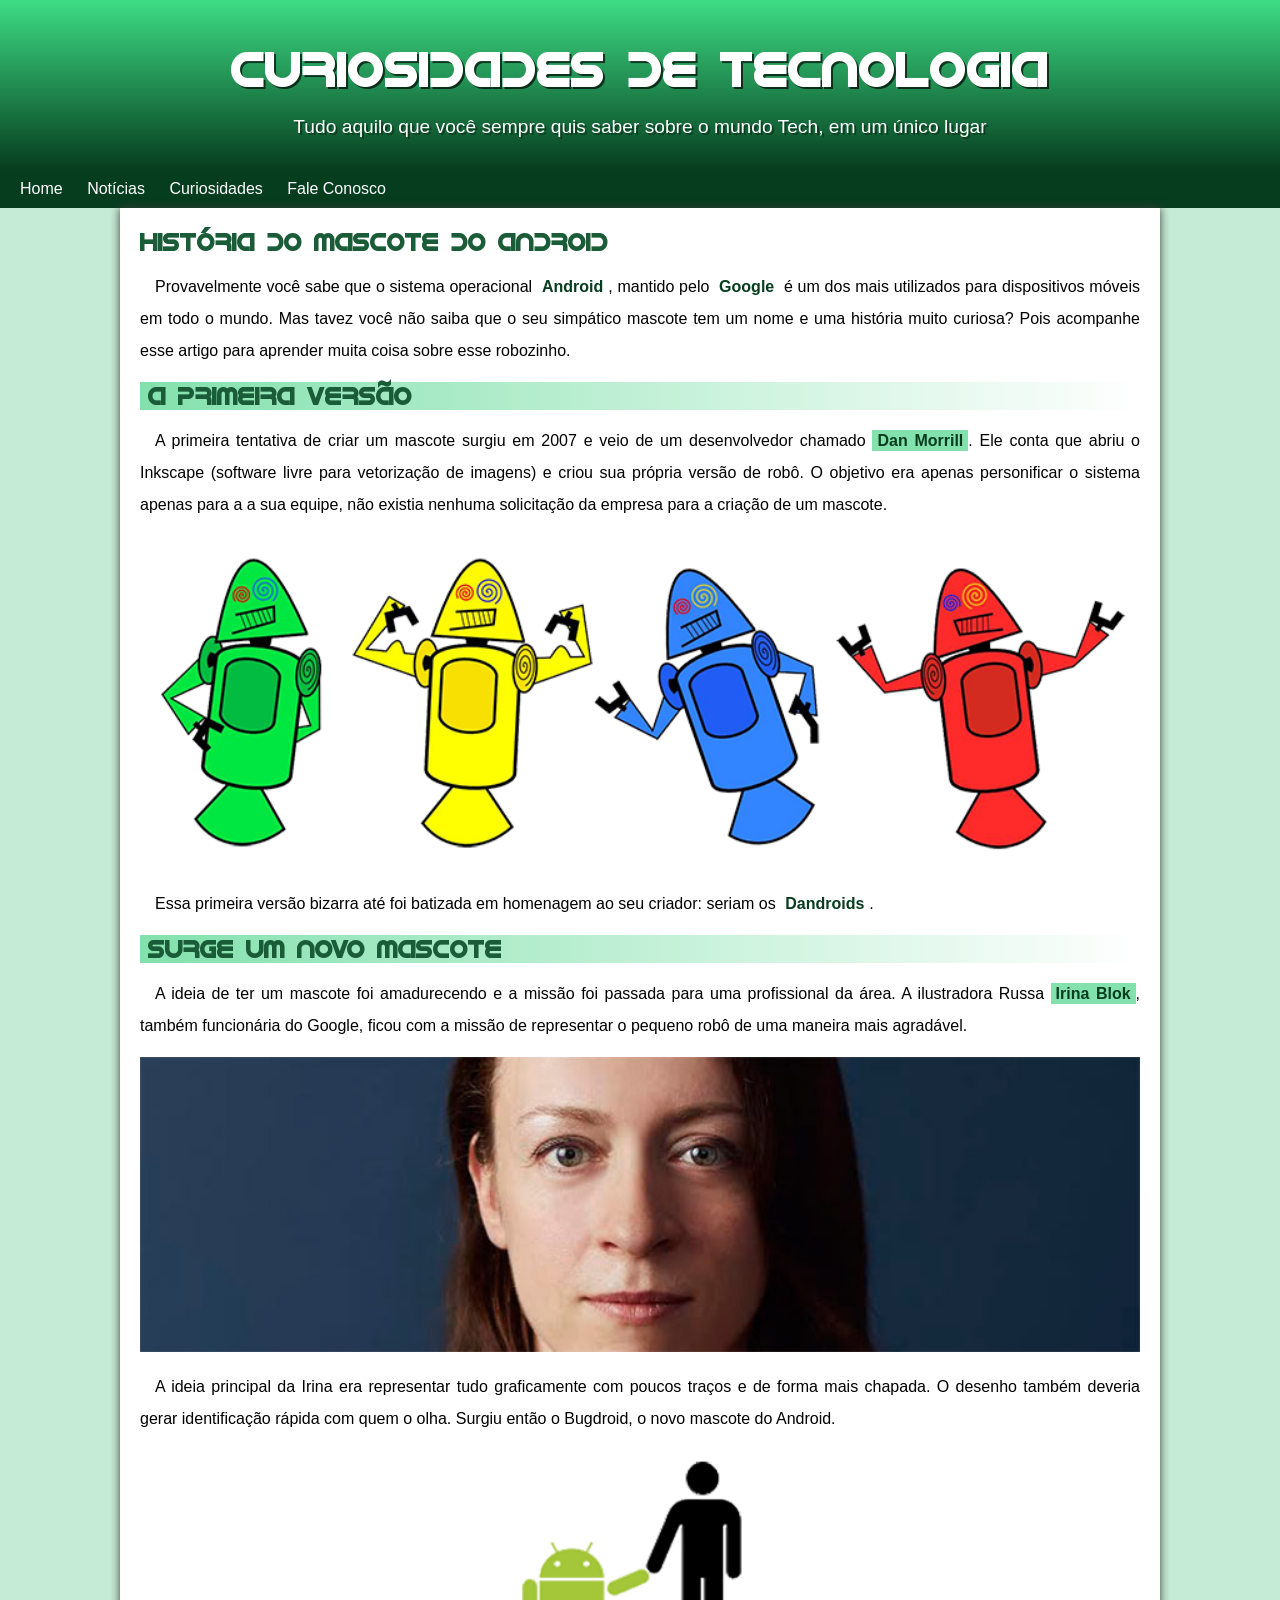
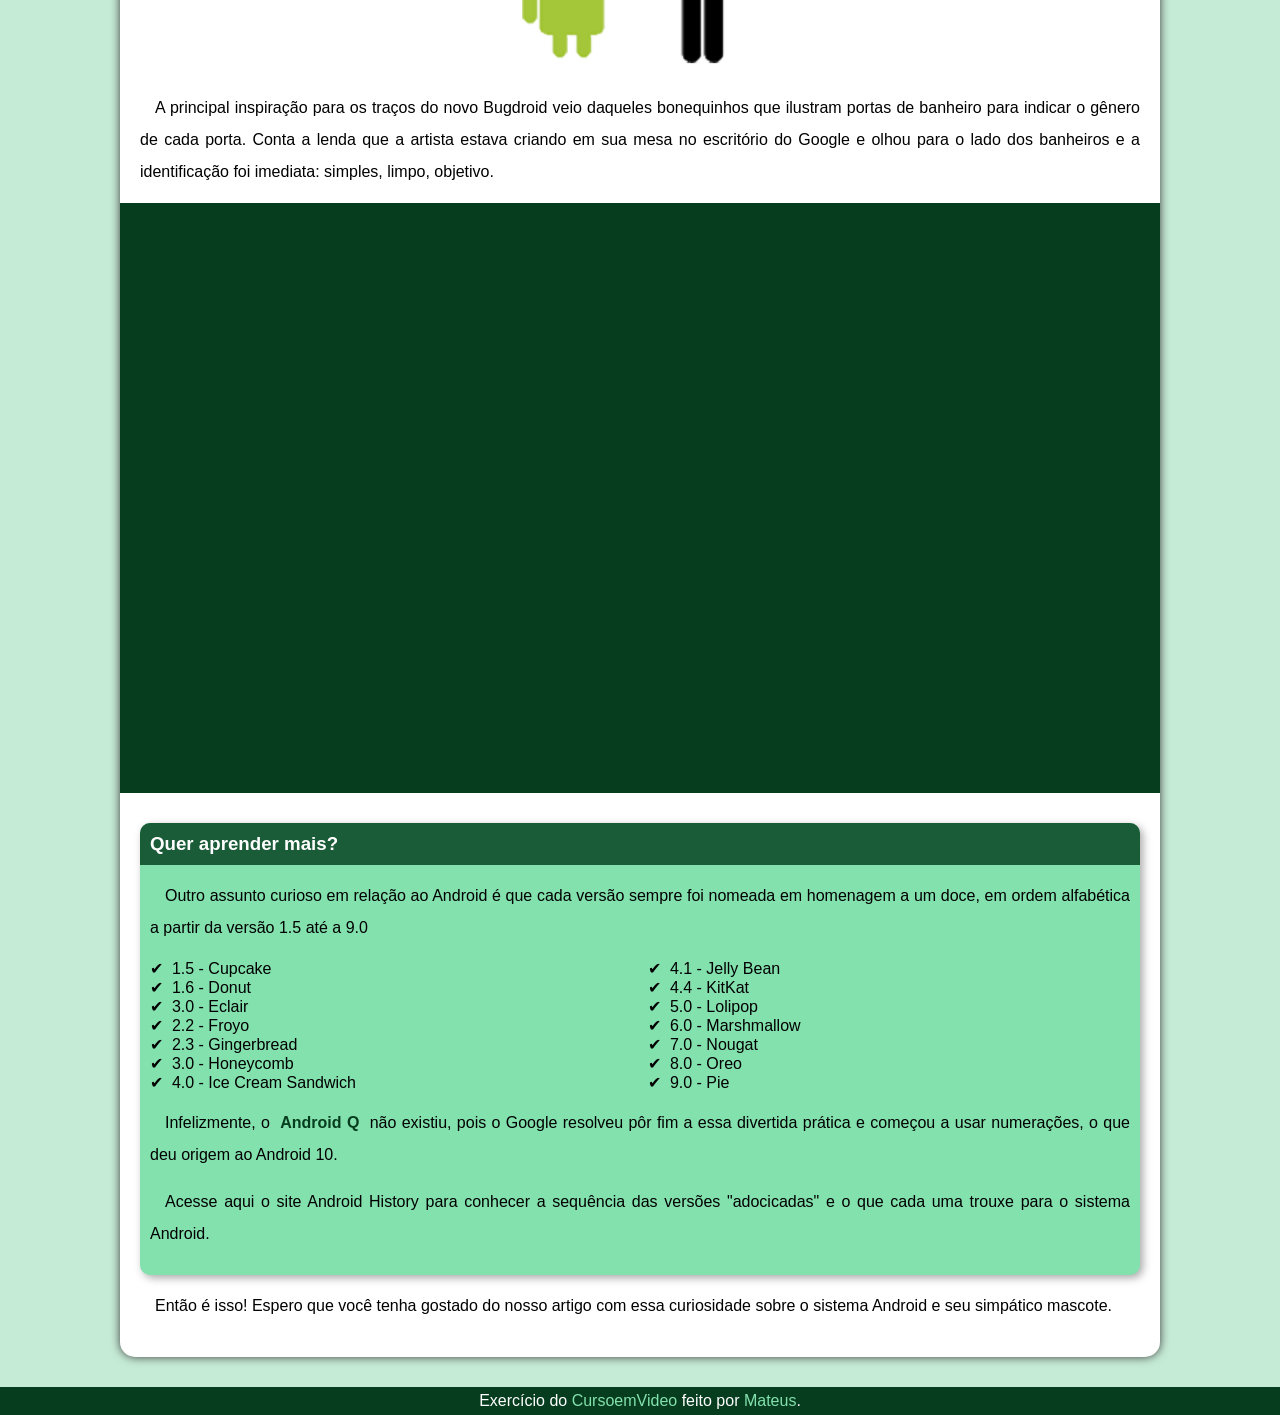
<file: css/Android/index.html>
<!DOCTYPE html>
<html lang="pt-br">
<head>
    <meta charset="UTF-8">
    <meta name="viewport" content="width=device-width, initial-scale=1.0">
    <title>Document</title>
    <link rel="icon" type="image/x-icon" href="img/favicon.ico">
    <link href="style.css" rel="stylesheet" />
    <link rel="preconnect" href="https://fonts.googleapis.com">
    <link rel="preconnect" href="https://fonts.gstatic.com" crossorigin>
    <link href="https://fonts.googleapis.com/css2?family=Bebas+Neue&display=swap" rel="stylesheet">

</head>
<body>
    <header>
        <h1 class="titulo">CURIOSIDADES DE TECNOLOGIA</h1>
        <p>Tudo aquilo que você sempre quis saber sobre o mundo Tech, em um único lugar</p>
    </header>
    <nav>
        <p>
            <a href="#">Home</a>
            <a href="#">Notícias</a>
            <a href="#">Curiosidades</a>
            <a href="#">Fale Conosco</a>
        </p>
    </nav>
    <main>
        <article>
            <h1>História do Mascote do Android</h1>

            <p>Provavelmente você sabe que o sistema operacional <strong>Android</strong>, mantido pelo <strong>Google</strong> é um dos mais utilizados para dispositivos móveis em todo o mundo. Mas tavez você não saiba que o seu simpático mascote tem um nome e uma história muito curiosa? Pois acompanhe esse artigo para aprender muita coisa sobre esse robozinho.</p>

            <h2>A primeira versão</h2>

            <p>A primeira tentativa de criar um mascote surgiu em 2007 e veio de um desenvolvedor chamado <a href="https://androidcommunity.com/dan-morrill-shows-us-the-android-mascot-that-almost-was-20130103/" target="_blank">Dan Morrill</a>. Ele conta que abriu o Inkscape (software livre para vetorização de imagens) e criou sua própria versão de robô. O objetivo era apenas personificar o sistema apenas para a a sua equipe, não existia nenhuma solicitação da empresa para a criação de um mascote.
            </p>

            <picture>
	        <source media="(max-width: 670px)" srcset="img/dan-droids-pq.png">
	        <img src="img/dan-droids.png">
	        </picture>

            <p>Essa primeira versão bizarra até foi batizada em homenagem ao seu criador: seriam os <strong>Dandroids</strong>.</p>
    
            <h2>Surge um novo mascote</h2>

            <p>A ideia de ter um mascote foi amadurecendo e a missão foi passada para uma profissional da área. A ilustradora Russa <a href="https://www.irinablok.com/" target="_blank">Irina Blok</a>, também funcionária do Google, ficou com a missão de representar o pequeno robô de uma maneira mais agradável.</p>
            
            <picture>
            <source  media="(max-width: 670px)" srcset="img/irina-blok-pq.jpg">
            <img src="img/irina-blok.jpg">
            </picture>

            <p>A ideia principal da Irina era representar tudo graficamente com poucos traços e de forma mais chapada. O desenho também deveria gerar identificação rápida com quem o olha. Surgiu então o Bugdroid, o novo mascote do Android.</p>

            <img class="pequena" src="img/bugdroid.png">

            <p>A principal inspiração para os traços do novo Bugdroid veio daqueles bonequinhos que ilustram portas de banheiro para indicar o gênero de cada porta. Conta a lenda que a artista estava criando em sua mesa no escritório do Google e olhou para o lado dos banheiros e a identificação foi imediata: simples, limpo, objetivo.</p>
            
	    <div class="video">
            <iframe width="560" height="315" src="https://www.youtube.com/embed/l2UDgpLz20M?si=5z-nm8cXehg1kdQR" title="YouTube video player" frameborder="0" allow="accelerometer; autoplay; clipboard-write; encrypted-media; gyroscope; picture-in-picture; web-share" referrerpolicy="strict-origin-when-cross-origin" allowfullscreen></iframe>
	    </div>

            <aside>
                    <h3>Quer aprender mais?</h3>

                    <p>Outro assunto curioso em relação ao Android é que cada versão sempre foi nomeada em homenagem a um doce, em ordem alfabética a partir da versão 1.5 até a 9.0</p>

                    <ul>
                        <li>1.5 - Cupcake</li>
                        <li>1.6 - Donut</li>
                        <li>3.0 - Eclair</li>
                        <li>2.2 - Froyo</li>
                        <li>2.3 - Gingerbread</li>
                        <li>3.0 - Honeycomb</li>
                        <li>4.0 - Ice Cream Sandwich</li>
                        <li>4.1 - Jelly Bean</li>
                        <li>4.4 - KitKat</li>
                        <li>5.0 - Lolipop</li>
                        <li>6.0 - Marshmallow</li>
                        <li>7.0 - Nougat</li>
                        <li>8.0 - Oreo</li>
                        <li>9.0 - Pie</li>
                    </ul>

                    <p>Infelizmente, o <strong>Android Q</strong> não existiu, pois o Google resolveu pôr fim a essa divertida prática e começou a usar numerações, o que deu origem ao Android 10.</p>

                    <p>Acesse aqui o site Android History para conhecer a sequência das versões "adocicadas" e o que cada uma trouxe para o sistema Android.</p>

            </aside>

            <p>Então é isso! Espero que você tenha gostado do nosso artigo com essa curiosidade sobre o sistema Android e seu simpático mascote.</p>

        </article>
    </main>
    <footer>Exercício do <a href="https://www.youtube.com/c/CursoemV%C3%ADdeo" target="_blank">CursoemVideo</a> feito por <a href="https://github.com/mateustg15" target="_blank">Mateus</a>.</footer>
</body>
</html>
</file>
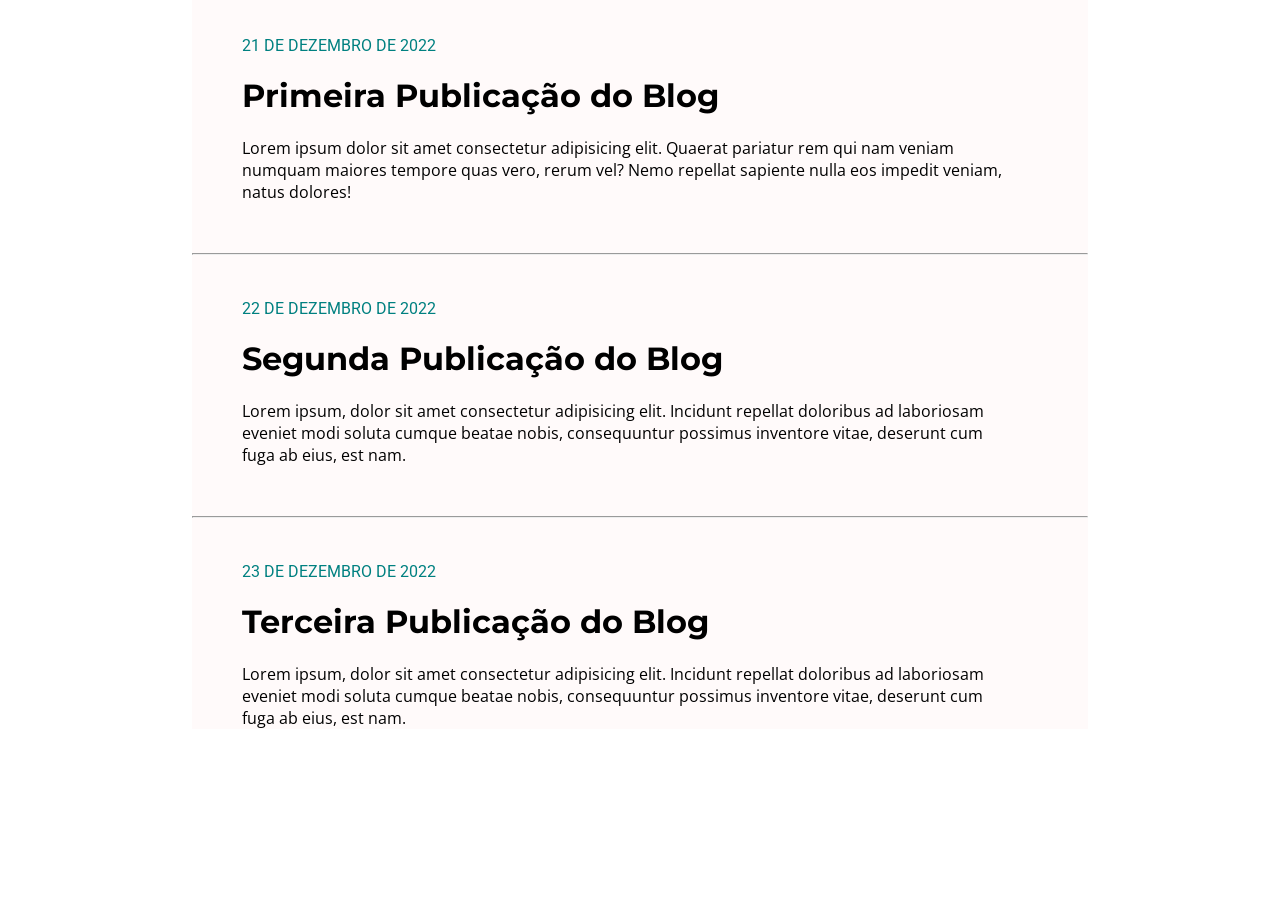
<file: css/blog/index.html>
<!DOCTYPE html>
<html>
  <head>
    <meta charset="utf-8">
    <title>Blog</title>
    <link href="https://fonts.googleapis.com/css?family=Montserrat|Open+Sans|Roboto&display=swap" rel="stylesheet">
    <link rel="stylesheet" type="text/css" href="style.css">
  </head>
  <body>
    <div class='post-container'>
      <div class='post'>
        <p class='date'>21 DE DEZEMBRO DE 2022<p>
        <h1>Primeira Publicação do Blog</h1>
        <div class='post-content'>
          <p>Lorem ipsum dolor sit amet consectetur adipisicing elit. Quaerat pariatur rem qui nam veniam numquam maiores tempore quas vero, rerum vel? Nemo repellat sapiente nulla eos impedit veniam, natus dolores!</p> 
        </div>
      </div>
      <hr>
      <div class='post'>
        <p class='date'>22 DE DEZEMBRO DE 2022<p>
        <h1>Segunda Publicação do Blog</h1>
        <div class='post-content'>
          <p>Lorem ipsum, dolor sit amet consectetur adipisicing elit. Incidunt repellat doloribus ad laboriosam eveniet modi soluta cumque beatae nobis, consequuntur possimus inventore vitae, deserunt cum fuga ab eius, est nam.</p>
        </div>
      </div>
      <hr>
      <div class='post'>
        <p class='date'>23 DE DEZEMBRO DE 2022<p>
        <h1>Terceira Publicação do Blog</h1>
        <div class='post-content'>
          <p>Lorem ipsum, dolor sit amet consectetur adipisicing elit. Incidunt repellat doloribus ad laboriosam eveniet modi soluta cumque beatae nobis, consequuntur possimus inventore vitae, deserunt cum fuga ab eius, est nam.</p>
        </div>
      </div>        
    </div>        
    </div>
  </body>
</html>
</file>
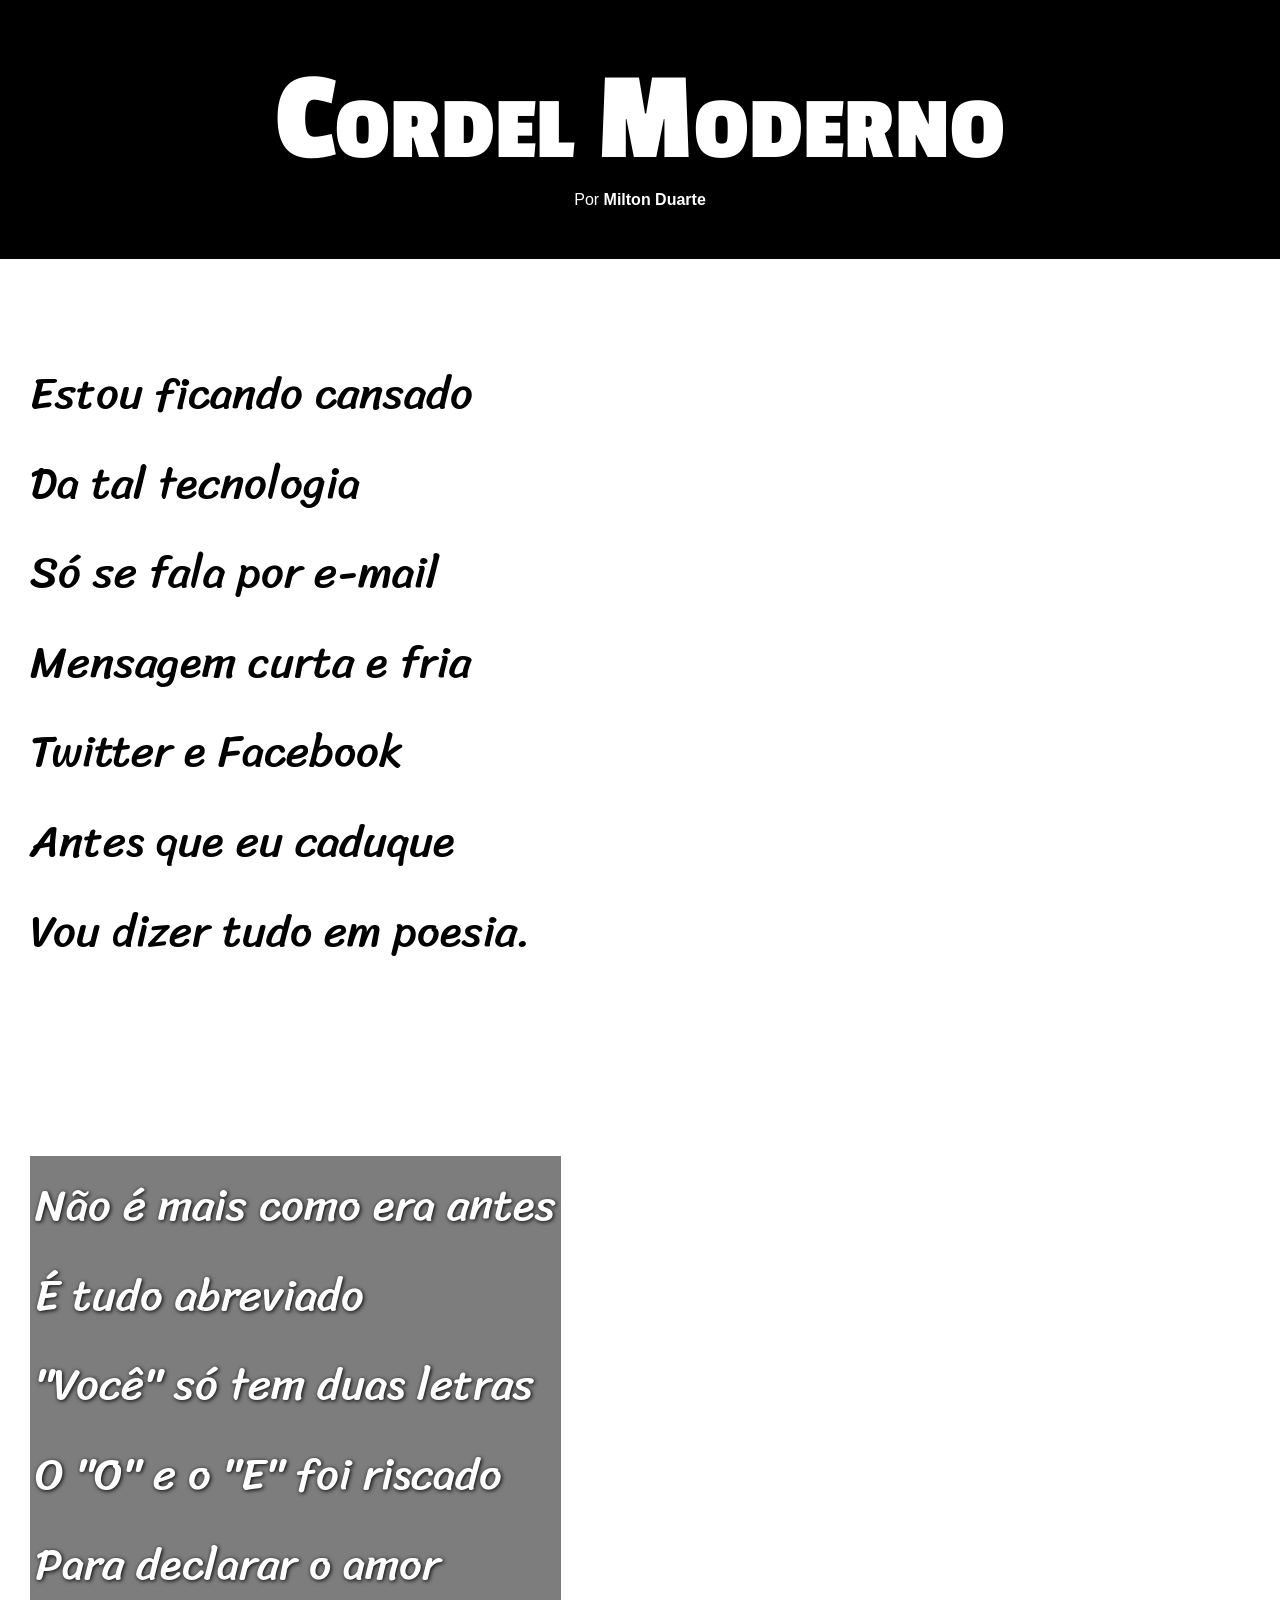
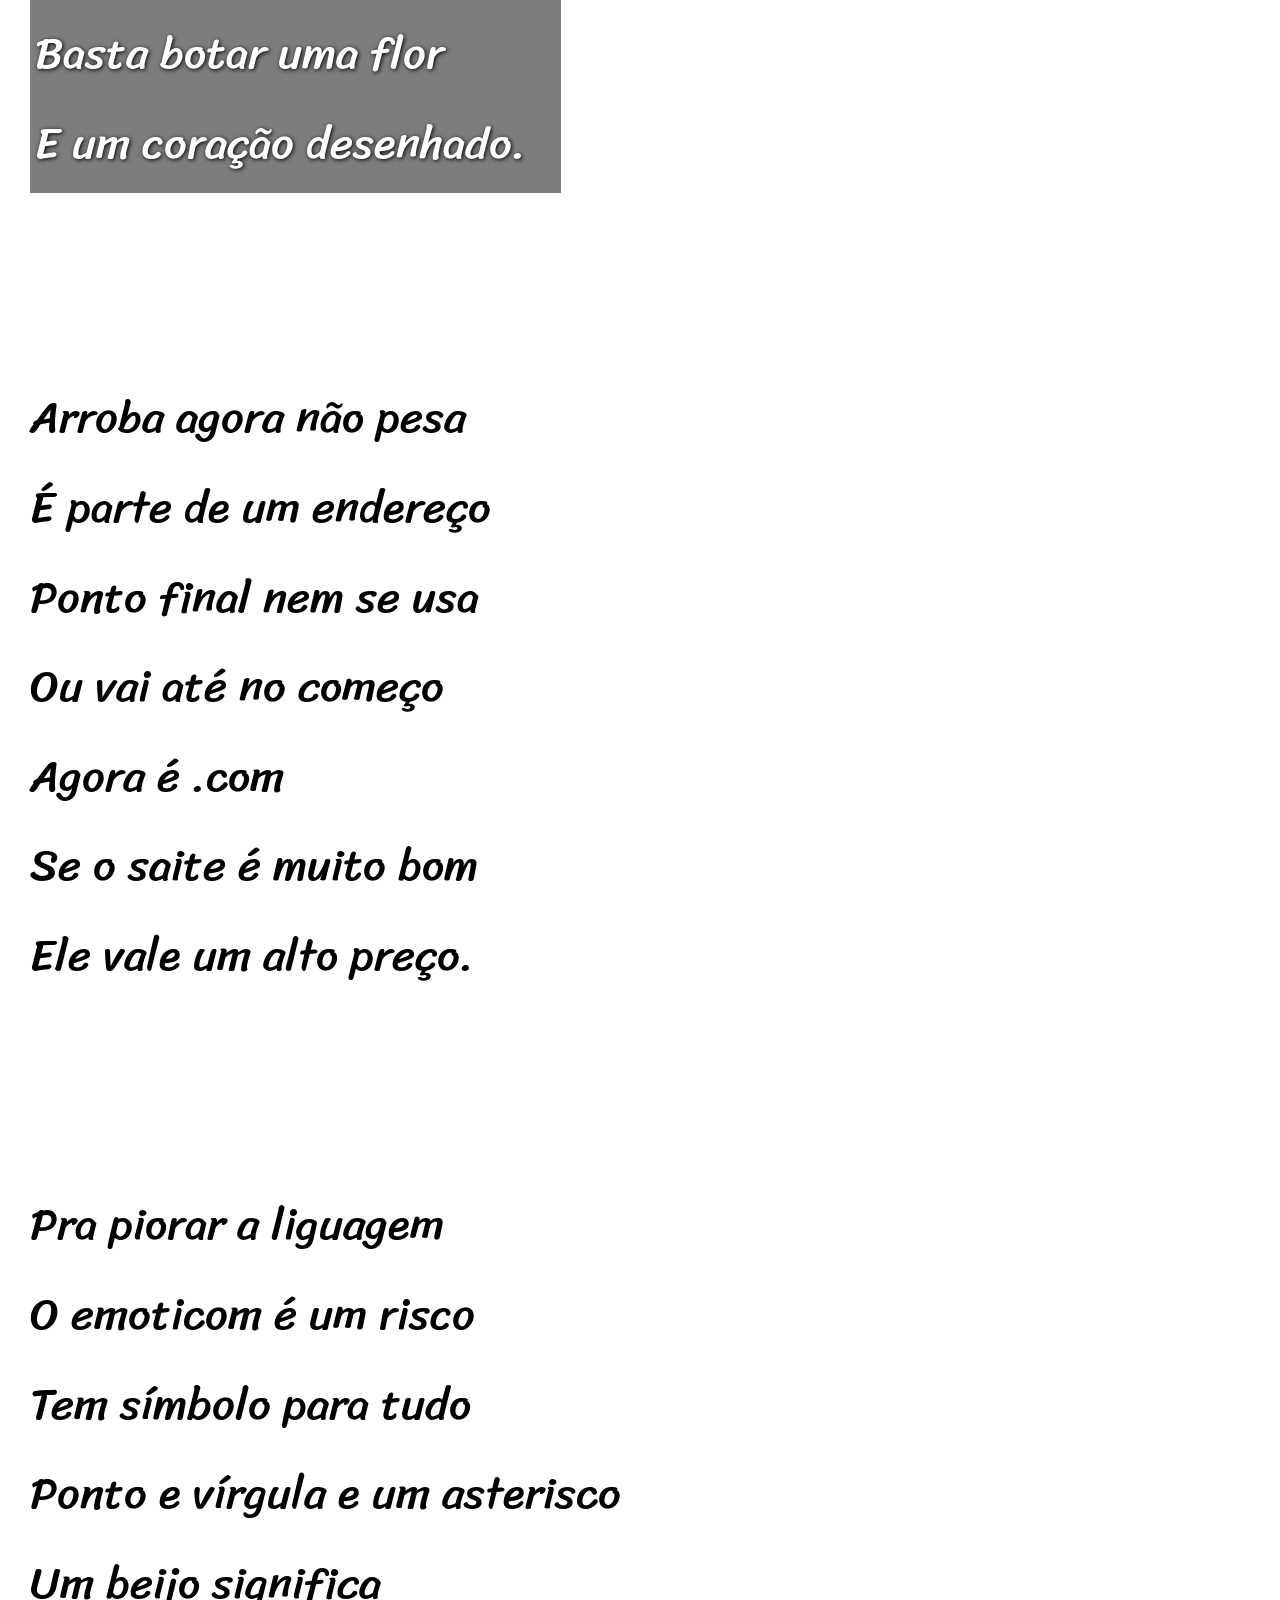
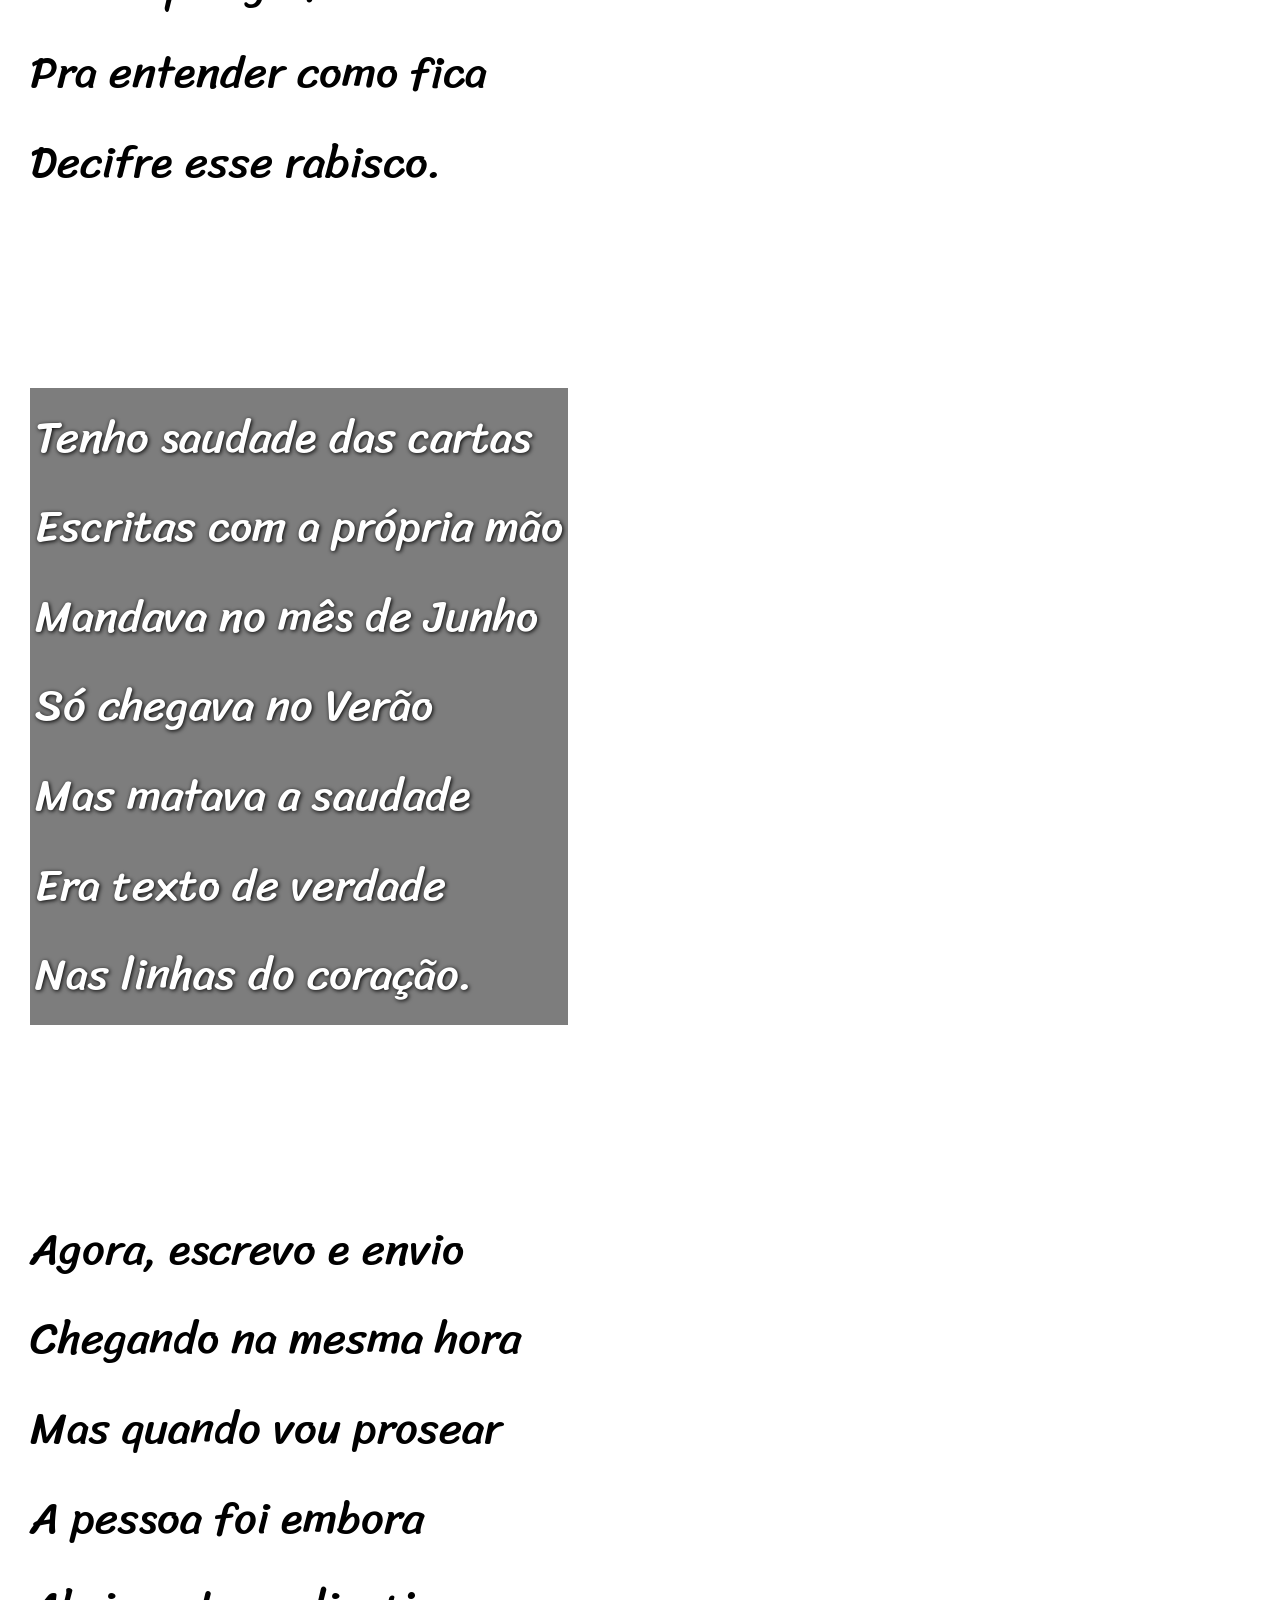
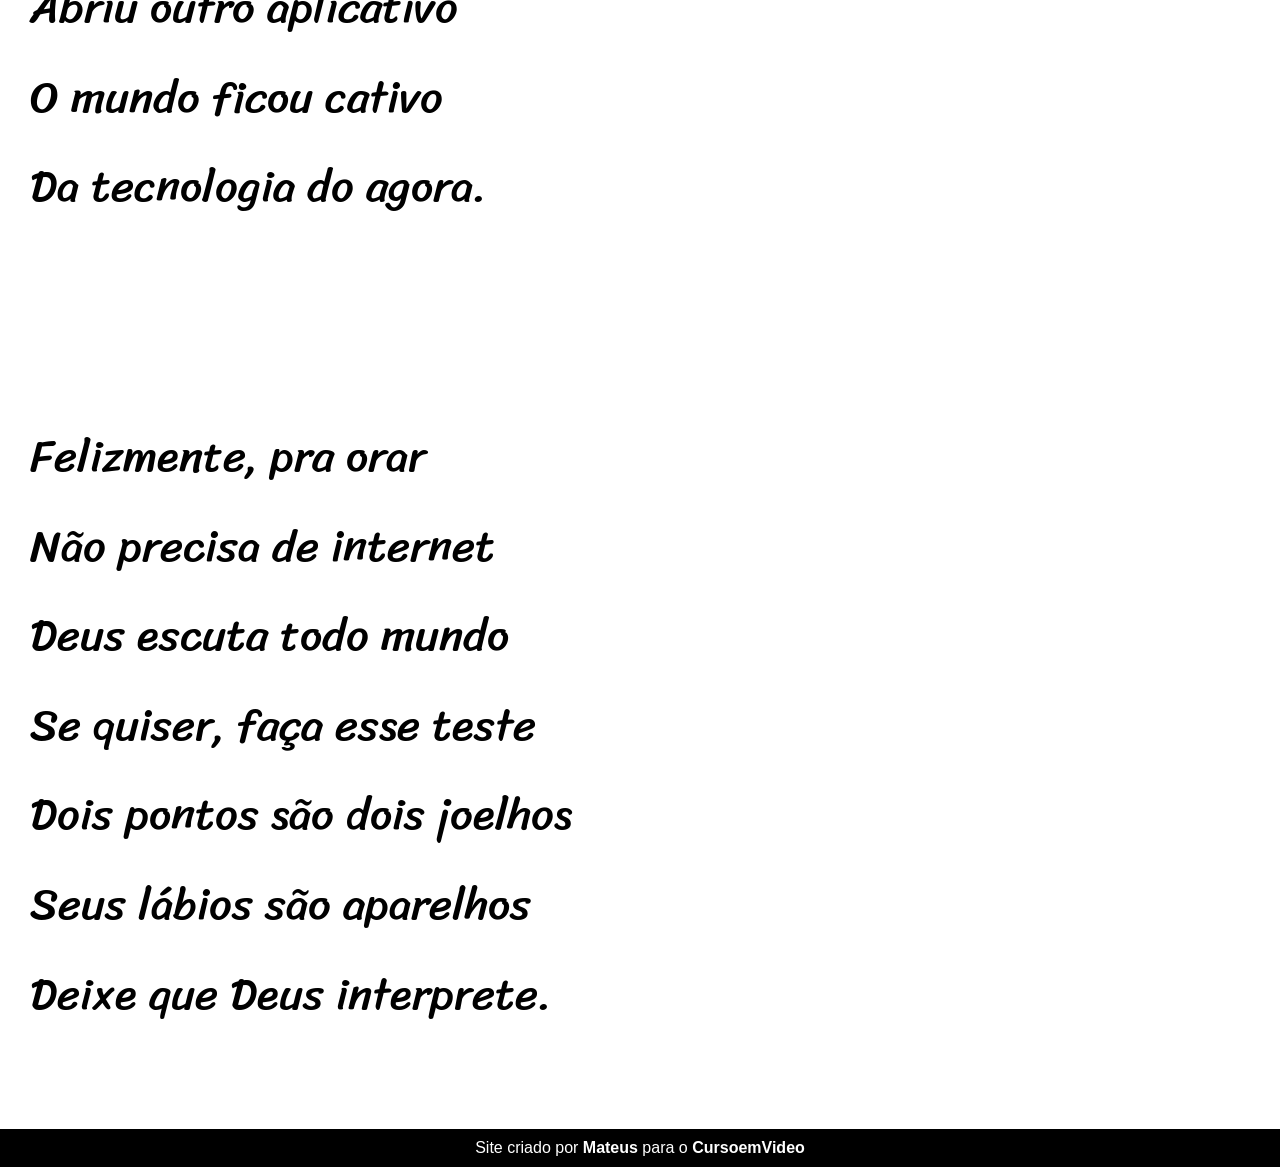
<file: css/Projeto-cordel/index.html>
<!DOCTYPE html>
<html lang="pt-br">
<head>
  <title>Título da página</title>
  <meta charset="utf-8">
  <link rel="stylesheet" type="text/css" href="styles.css"/>

  <link rel="preconnect" href="https://fonts.googleapis.com">
  <link rel="preconnect" href="https://fonts.gstatic.com" crossorigin>
  <link href="https://fonts.googleapis.com/css2?family=Passion+One:wght@400;700;900&family=Sriracha&display=swap" rel="stylesheet">
</head>

<body>
  <header>
    <h1>Cordel Moderno</h1>
    <p>Por <a href="https://www.recantodasletras.com.br/poesias/3186743" target="_blank">Milton Duarte</a></p>
  </header>

<section>
<p>
Estou ficando cansado<br>
Da tal tecnologia<br>
Só se fala por e-mail<br>
Mensagem curta e fria<br>
Twitter e Facebook<br>
Antes que eu caduque<br>
Vou dizer tudo em poesia.
</p>
</section>

<section class="image" id="img1">
<p>
Não é mais como era antes<br>
É tudo abreviado<br>
"Você" só tem duas letras<br>
O "O" e o "E" foi riscado<br>
Para declarar o amor<br>
Basta botar uma flor<br>
E um coração desenhado.
</p>
</section>

<section>
<p>
Arroba agora não pesa<br>
É parte de um endereço<br>
Ponto final nem se usa<br>
Ou vai até no começo<br>
Agora é .com<br>
Se o saite é muito bom<br>
Ele vale um alto preço.<br>
</p>
</section>

<section>
<p>
Pra piorar a liguagem<br>
O emoticom é um risco<br>
Tem símbolo para tudo<br>
Ponto e vírgula e um asterisco<br>
Um beijo significa<br>
Pra entender como fica<br>
Decifre esse rabisco.<br>
</p>
</section>

<section class="image" id="img2">
<p>
Tenho saudade das cartas<br>
Escritas com a própria mão<br>
Mandava no mês de Junho<br>
Só chegava no Verão<br>
Mas matava a saudade<br>
Era texto de verdade<br>
Nas linhas do coração.<br>
</p>
</section>

<section>
<p>
Agora, escrevo e envio<br>
Chegando na mesma hora<br>
Mas quando vou prosear<br>
A pessoa foi embora<br>
Abriu outro aplicativo<br>
O mundo ficou cativo<br>
Da tecnologia do agora.<br>
</p>
</section>

<section>
<p>
Felizmente, pra orar<br>
Não precisa de internet<br>
Deus escuta todo mundo<br>
Se quiser, faça esse teste<br>
Dois pontos são dois joelhos<br>
Seus lábios são aparelhos<br>
Deixe que Deus interprete.<br>
</p>
</section>

<footer>
<p>Site criado por <a href="https://github.com/mateustg15" target="_blank">Mateus</a> para o <a href="https://www.cursoemvideo.com/" target="blank">CursoemVideo</a></p>
</footer>

</body>
</html>
</file>
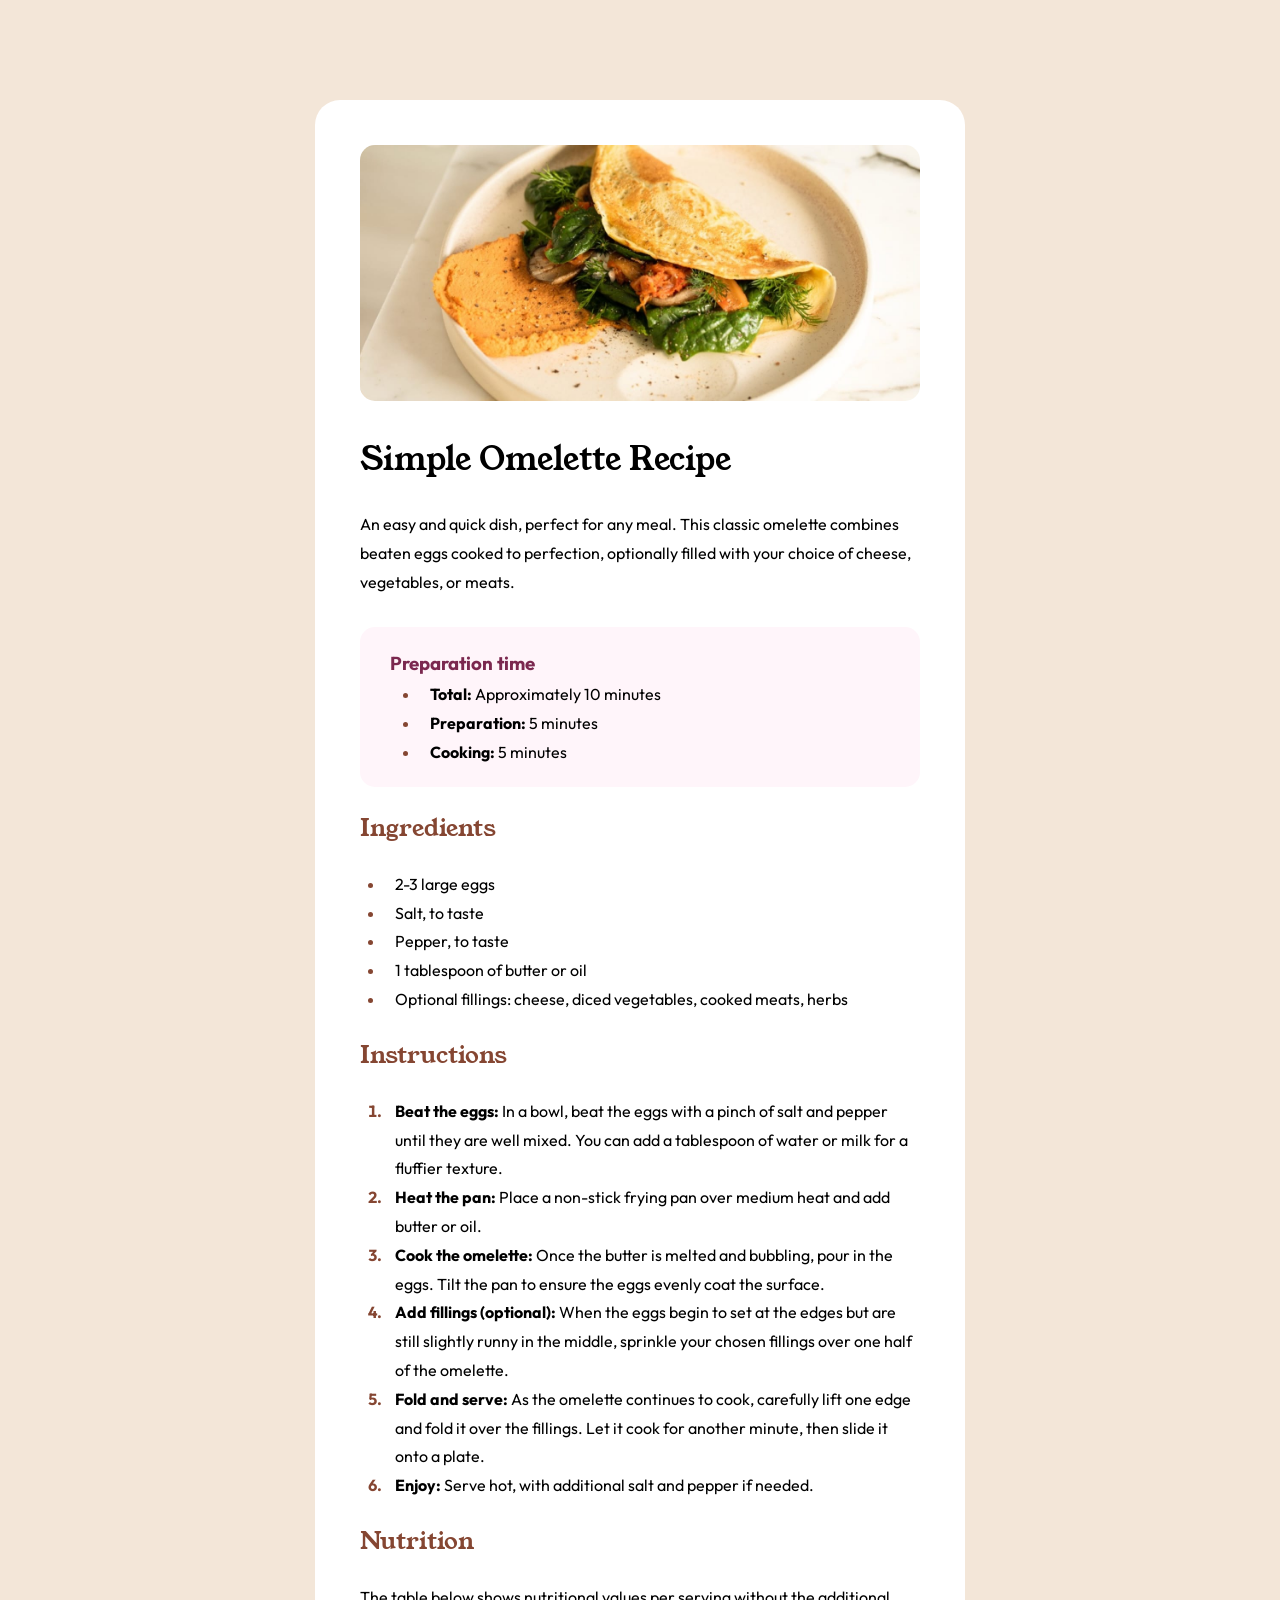
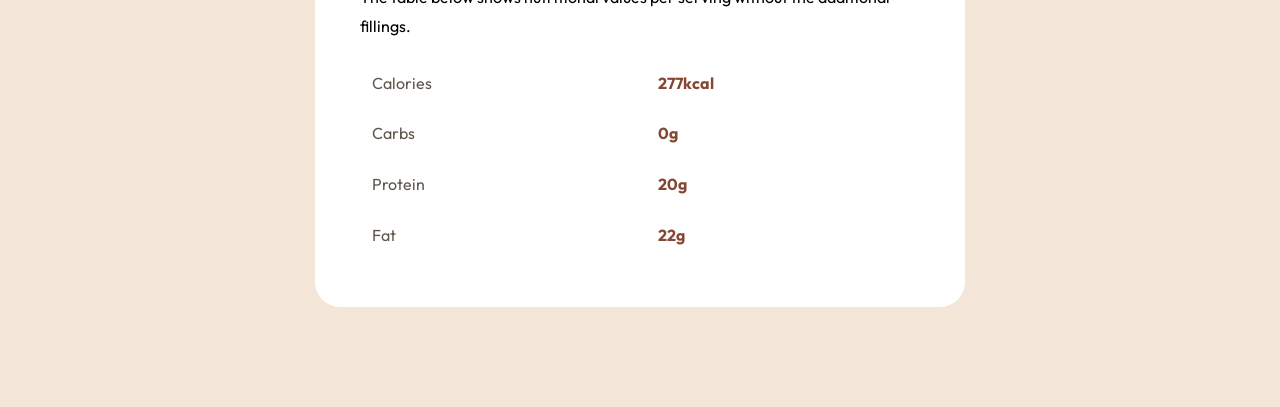
<file: css/recipe page/index.html>
<!DOCTYPE html>
<html lang="en">
<head>
  <meta charset="UTF-8">
  <meta name="viewport" content="width=device-width, initial-scale=1.0">
  <link rel="icon" type="image/png" sizes="32x32" href="images/favicon-32x32.png">
  <link rel="stylesheet" type="text/css" href="style.css">
  <link href="https://fonts.googleapis.com/css2?family=Outfit:wght@100..900&family=Young+Serif&display=swap" rel="stylesheet">

  <title>Frontend Mentor | Recipe page</title>
</head>
<body>
  <main>
    <header>
    <img id="omelette-img" src="images/image-omelette.jpeg" alt="omelette" width="650" height="auto">
    <h1>Simple Omelette Recipe</h1>
    <p>An easy and quick dish, perfect for any meal. This classic omelette combines beaten eggs cooked to perfection, optionally filled with your choice of cheese, vegetables, or meats.</p>
    </header>

    <section class="info-box">
      <h3>Preparation time</h3>
      <ul id="preparation">
        <li><strong>Total:</strong> Approximately 10 minutes</li>
        <li><strong>Preparation:</strong> 5 minutes</li>
        <li><strong>Cooking:</strong> 5 minutes</li>
      </ul>
    </section>
    
    <section>
    <h2>Ingredients</h2>
      <ul class="content-list">
        <li>2-3 large eggs</li>
        <li>Salt, to taste</li>
        <li>Pepper, to taste</li>
        <li>1 tablespoon of butter or oil</li>
        <li>Optional fillings: cheese, diced vegetables, cooked meats, herbs</li>
      </ul>
    </section>
    
    <section>
    <h2>Instructions</h2>
      <ol class="content-list">
        <li><strong>Beat the eggs:</strong> In a bowl, beat the eggs with a pinch of salt and pepper until they are well mixed. You can add a tablespoon of water or milk for a fluffier texture.</li>
        <li><strong>Heat the pan:</strong> Place a non-stick frying pan over medium heat and add butter or oil.</li>
        <li><strong>Cook the omelette:</strong> Once the butter is melted and bubbling, pour in the eggs. Tilt the pan to ensure the eggs evenly coat the surface.</li>
        <li><strong>Add fillings (optional):</strong> When the eggs begin to set at the edges but are still slightly runny in the middle, sprinkle your chosen fillings over one half of the omelette.</li>
        <li><strong>Fold and serve:</strong> As the omelette continues to cook, carefully lift one edge and fold it over the fillings. Let it cook for another minute, then slide it onto a plate.</li>
        <li><strong>Enjoy:</strong> Serve hot, with additional salt and pepper if needed.</li>
      </ol>
    </section>

    <section class="table">
      <h2>Nutrition</h2>
      <p>The table below shows nutritional values per serving without the additional fillings.</p>
      <table>
        <tr>
          <td>Calories</td>
          <td>277kcal</td>
        </tr>
        <tr>
          <td>Carbs</td>
          <td>0g</td>
        </tr>
        <tr>
          <td>Protein</td>
          <td>20g</td>
        </tr>
        <tr>
          <td>Fat</td>
          <td>22g</td>
        </tr>
      </table>
    </section>
  </main>
</body>
</html>
</file>
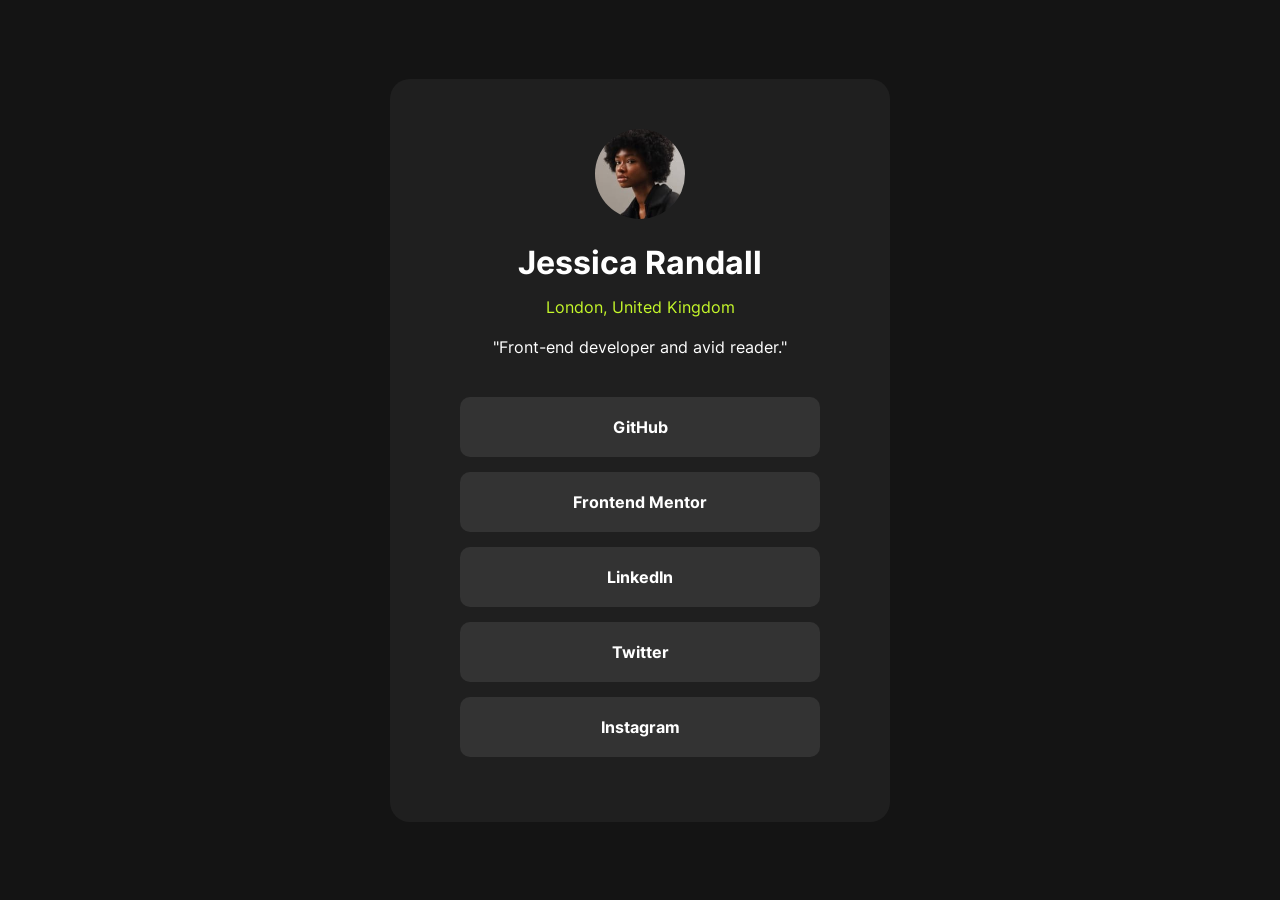
<file: css/social-links-profile-main/index.html>
<!DOCTYPE html>
<html lang="en">
<head>
  <meta charset="UTF-8">
  <meta name="viewport" content="width=device-width, initial-scale=1.0"> <!-- displays site properly based on user's device -->

  <link rel="icon" type="image/png" sizes="32x32" href="./assets/images/favicon-32x32.png">
  
  <title>Frontend Mentor | Social links profile</title>

  <link href="styles.css" rel="stylesheet">

  <!-- Feel free to remove these styles or customise in your own stylesheet 👍 -->
  <style>
    .attribution { font-size: 11px; text-align: center; }
    .attribution a { color: hsl(228, 45%, 44%); }
  </style>
</head>
<body>
  <main>
    <img src="assets/images/avatar-jessica.jpeg" width="90" height="auto">
    <header>
      <h1>Jessica Randall</h1>
      <p>London, United Kingdom</p>
    </header>
   
    <p>"Front-end developer and avid reader."</p>
      
    <ul class="button-box">
      <li><a href="https://github.com/" target="_blank" class="button">GitHub</a></li>
      <li><a href="https://www.frontendmentor.io/" target="_blank" class="button">Frontend Mentor</a></li>
      <li><a href="https://br.linkedin.com/" target="_blank" class="button">LinkedIn</a></li>
      <li><a href="https://x.com/" target="_blank" class="button">Twitter</a></li>
      <li><a href="https://www.instagram.com/" target="_blank" class="button">Instagram</a></li>
    </ul>
  </main>
</body>
</html>
</file>
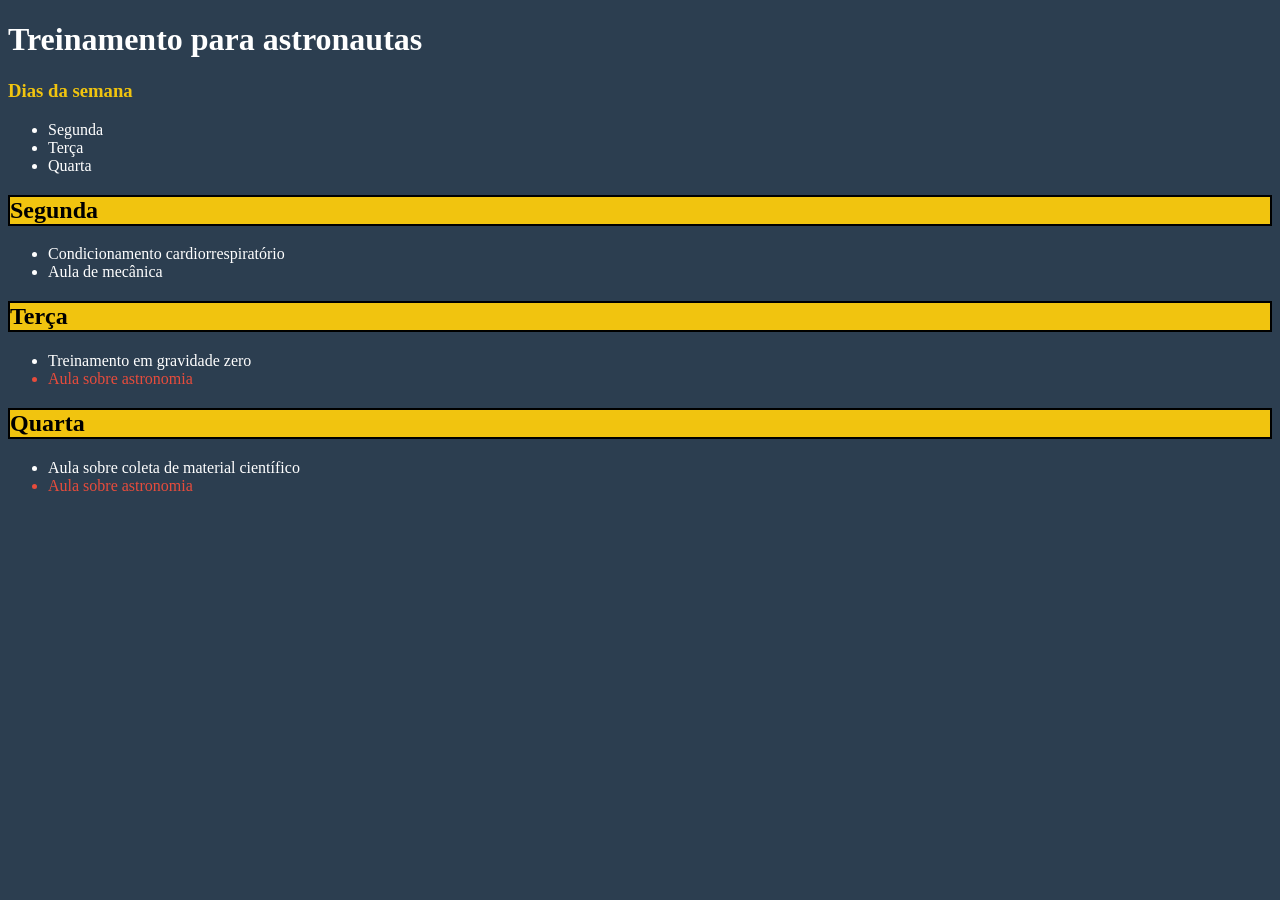
<file: css/Treinamento para astronautas/index.html>
<!DOCTYPE html>
<html>
  <head>
    <meta charset="utf-8">
    <title>Treinamento para astronautas</title>
    <link rel="stylesheet" href="style.css">
  </head>
  <body>
    <h1>Treinamento para astronautas</h1>
    <div id='days-of-week'>
      <h3>Dias da semana</h3>
      <ul>
        <li>Segunda</li>
        <li>Terça</li>
        <li>Quarta</li>
      </ul>
    </div>
    <div id='activities'>
      <h2>Segunda</h2>
      <ul>
        <li>Condicionamento cardiorrespiratório</li>
        <li>Aula de mecânica</li>
      </ul>
      <h2>Terça</h2>
      <ul>
        <li>Treinamento em gravidade zero</li>
        <li id='astronomy-class'>Aula sobre astronomia</li>
      </ul>
      <h2>Quarta</h2>
      <ul>
        <li>Aula sobre coleta de material científico</li>
        <li id='astronomy-class'>Aula sobre astronomia</li>
      </ul>
    </div>
  </body>
</html>​
</file>
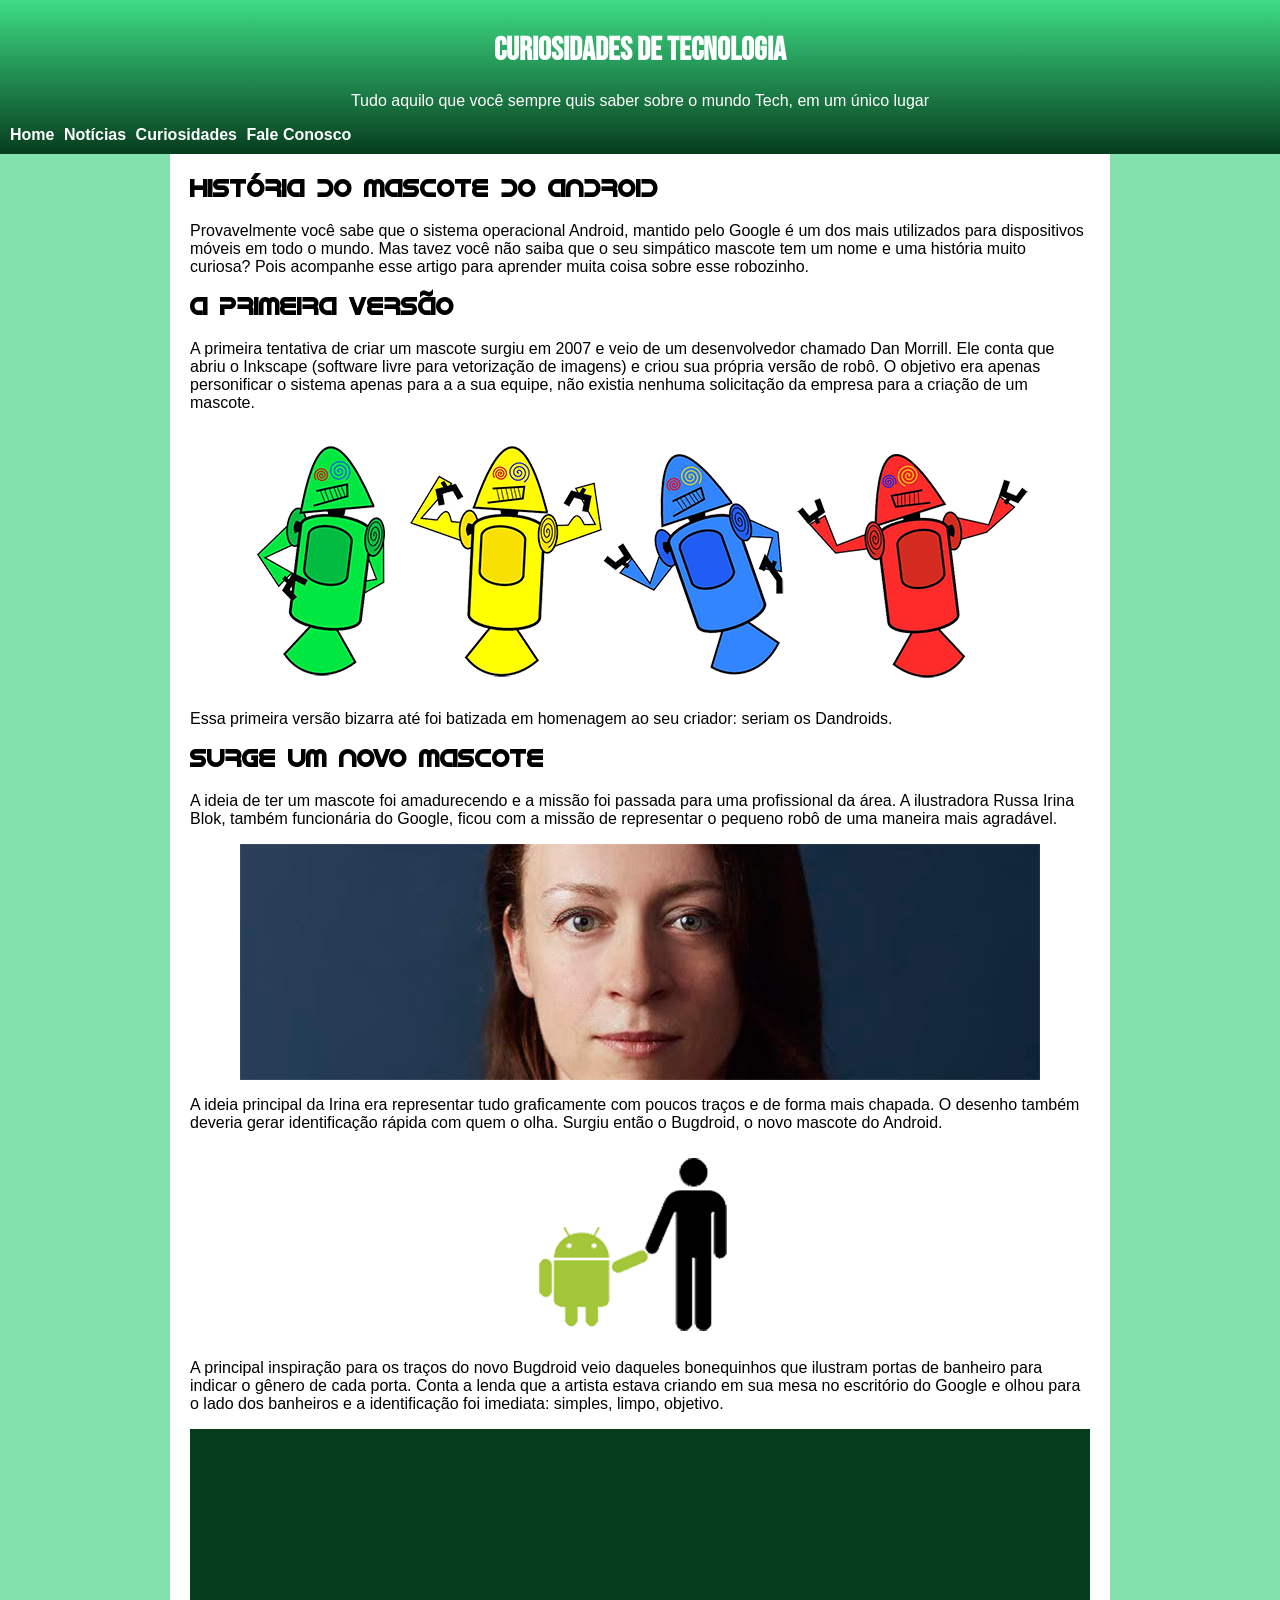
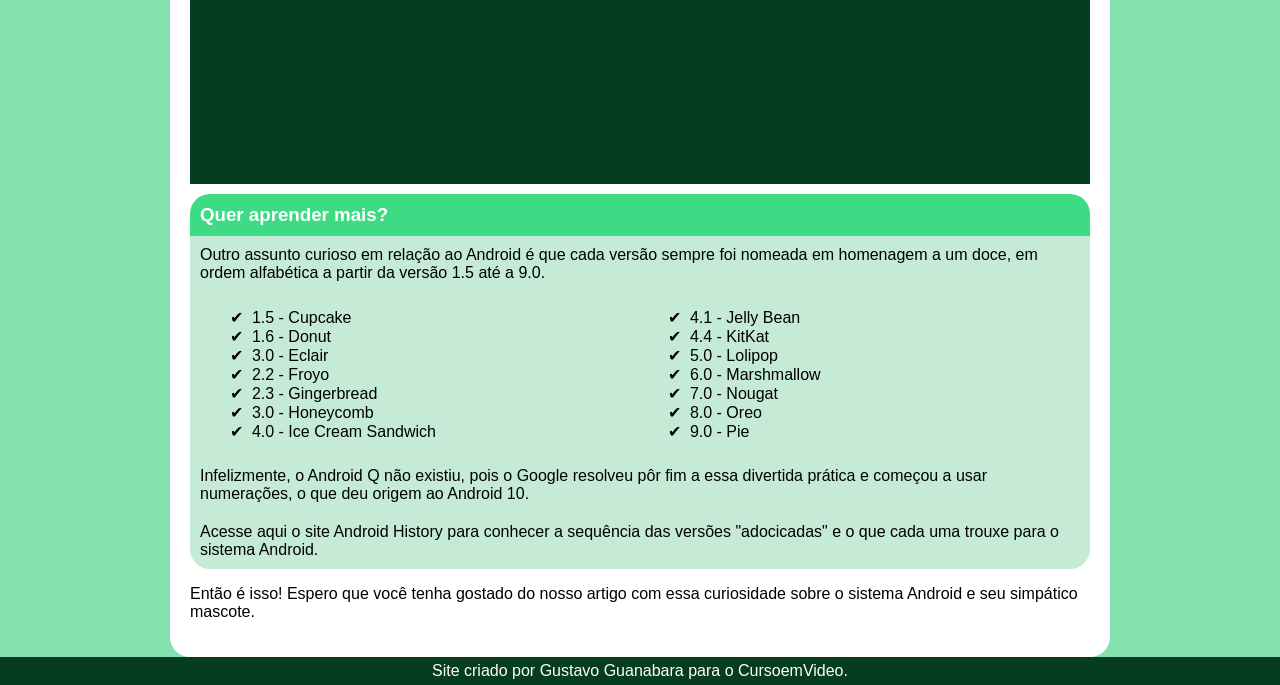
<file: css/web/index.html>
<!DOCTYPE html>
<html lang="en">
<head>
    <meta charset="UTF-8">
    <meta name="viewport" content="width=device-width, initial-scale=1.0">
    <title>Document</title>
    <link rel="icon" type="image/x-icon" href="img/favicon.ico">
    <link href="style.css" rel="stylesheet" />
    <link rel="preconnect" href="https://fonts.googleapis.com">
    <link rel="preconnect" href="https://fonts.gstatic.com" crossorigin>
    <link href="https://fonts.googleapis.com/css2?family=Bebas+Neue&display=swap" rel="stylesheet">

</head>
<body>
    <header>
        <h1 class="titulo">CURIOSIDADES DE TECNOLOGIA</h1>
        <p>Tudo aquilo que você sempre quis saber sobre o mundo Tech, em um único lugar</p>
        <nav>
            <p>
                <a href="#">Home</a>
                <a href="#">Notícias</a>
                <a href="#">Curiosidades</a>
                <a href="#">Fale Conosco</a>
            </p>
        </nav>
    </header>
    <main>
        <article>
            <h1>História do Mascote do Android</h1>
            <p>Provavelmente você sabe que o sistema operacional Android, mantido pelo Google é um dos mais utilizados para dispositivos móveis em todo o mundo. Mas tavez você não saiba que o seu simpático mascote tem um nome e uma história muito curiosa? Pois acompanhe esse artigo para aprender muita coisa sobre esse robozinho.</p>

            <h1>A primeira versão</h1>
            <p>A primeira tentativa de criar um mascote surgiu em 2007 e veio de um desenvolvedor chamado Dan Morrill. Ele conta que abriu o Inkscape (software livre para vetorização de imagens) e criou sua própria versão de robô. O objetivo era apenas personificar o sistema apenas para a a sua equipe, não existia nenhuma solicitação da empresa para a criação de um mascote.
            </p>
            <picture>
	        <source class="centralizar" media="(max-width: 800px)" srcset="img/dan-droids-pq.png">
	        <img class="centralizar" src="img/dan-droids.png">
	    </picture>
            <p>Essa primeira versão bizarra até foi batizada em homenagem ao seu criador: seriam os Dandroids.</p>
    
            <h1>Surge um novo mascote</h1>
            <p>A ideia de ter um mascote foi amadurecendo e a missão foi passada para uma profissional da área. A ilustradora Russa Irina Blok, também funcionária do Google, ficou com a missão de representar o pequeno robô de uma maneira mais agradável.</p>
            <picture>
	        <source class="centralizar" media="(max-width: 800px)" srcset="img/irina-blok-pq.png">
	        <img class="centralizar" src="img/irina-blok.jpg">
	    </picture>
            <p>A ideia principal da Irina era representar tudo graficamente com poucos traços e de forma mais chapada. O desenho também deveria gerar identificação rápida com quem o olha. Surgiu então o Bugdroid, o novo mascote do Android.</p>
            <img class="centralizar" src="img/bugdroid.png">
            <p>A principal inspiração para os traços do novo Bugdroid veio daqueles bonequinhos que ilustram portas de banheiro para indicar o gênero de cada porta. Conta a lenda que a artista estava criando em sua mesa no escritório do Google e olhou para o lado dos banheiros e a identificação foi imediata: simples, limpo, objetivo.</p>
            
	    <div class="video">
		<iframe class="centralizar" width="560" height="315" src="https://www.youtube.com/embed/l2UDgpLz20M?si=5z-nm8cXehg1kdQR" title="YouTube video player" frameborder="0" allow="accelerometer; autoplay; clipboard-write; encrypted-media; gyroscope; picture-in-picture; web-share" referrerpolicy="strict-origin-when-cross-origin" allowfullscreen></iframe>
	    </div>
            <aside>
		    <div class="caixa">
                <h3>Quer aprender mais?</h3>
		    </div>
	        <div class="caixa2">
                <p>Outro assunto curioso em relação ao Android é que cada versão sempre foi nomeada em homenagem a um doce, em ordem alfabética a partir da versão 1.5 até a 9.0.</p>
                <ul>
                    <li>1.5 - Cupcake</li>
                    <li>1.6 - Donut</li>
                    <li>3.0 - Eclair</li>
                    <li>2.2 - Froyo</li>
                    <li>2.3 - Gingerbread</li>
                    <li>3.0 - Honeycomb</li>
                    <li>4.0 - Ice Cream Sandwich</li>
                    <li>4.1 - Jelly Bean</li>
                    <li>4.4 - KitKat</li>
                    <li>5.0 - Lolipop</li>
                    <li>6.0 - Marshmallow</li>
                    <li>7.0 - Nougat</li>
                    <li>8.0 - Oreo</li>
                    <li>9.0 - Pie</li>
                </ul>
                <p>Infelizmente, o Android Q não existiu, pois o Google resolveu pôr fim a essa divertida prática e começou a usar numerações, o que deu origem ao Android 10.</p>
                <p>Acesse aqui o site Android History para conhecer a sequência das versões "adocicadas" e o que cada uma trouxe para o sistema Android.</p>
	        </div>
            </aside>
            <p>Então é isso! Espero que você tenha gostado do nosso artigo com essa curiosidade sobre o sistema Android e seu simpático mascote.</p>
        </article>
    </main>
    <footer>Site criado por Gustavo Guanabara para o CursoemVideo.</footer>
</body>
</html>
</file>
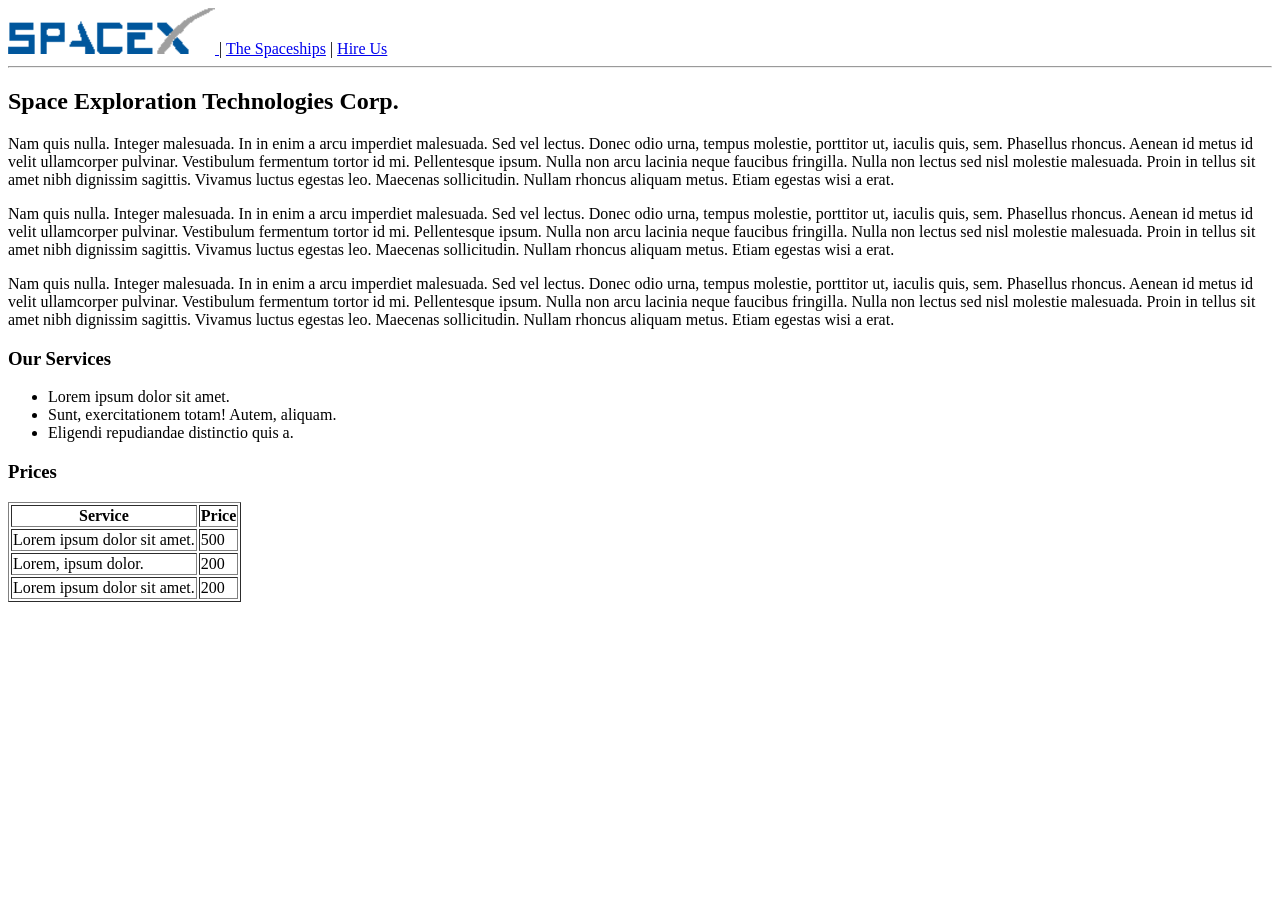
<file: html/SpaceX/index.html>
<!DOCTYPE html>
<html lang="en">
<head>
    <meta charset="UTF-8">
    <meta name="viewport" content="width=device-width, initial-scale=1.0">
    <title>SpaceX</title>
</head>
<body>
    <header>
        <nav>
            <a href="index.html">
                <img src="img/logo.png">
            </a> |
            <a href="spaceships.html">The Spaceships</a> |
            <a href="hire.html">Hire Us</a> 
        </nav>
        <hr>
    </header>
    <section>
        <section>
            <h2>Space Exploration Technologies Corp.</h2>
            <p>Nam quis nulla. Integer malesuada. In in enim a arcu imperdiet malesuada. Sed vel lectus. Donec odio urna, tempus molestie, porttitor ut, iaculis quis, sem. Phasellus rhoncus. Aenean id metus id velit ullamcorper pulvinar. Vestibulum fermentum tortor id mi. Pellentesque ipsum. Nulla non arcu lacinia neque faucibus fringilla. Nulla non lectus sed nisl molestie malesuada. Proin in tellus sit amet nibh dignissim sagittis. Vivamus luctus egestas leo. Maecenas sollicitudin. Nullam rhoncus aliquam metus. Etiam egestas wisi a erat.</p>
            <p>Nam quis nulla. Integer malesuada. In in enim a arcu imperdiet malesuada. Sed vel lectus. Donec odio urna, tempus molestie, porttitor ut, iaculis quis, sem. Phasellus rhoncus. Aenean id metus id velit ullamcorper pulvinar. Vestibulum fermentum tortor id mi. Pellentesque ipsum. Nulla non arcu lacinia neque faucibus fringilla. Nulla non lectus sed nisl molestie malesuada. Proin in tellus sit amet nibh dignissim sagittis. Vivamus luctus egestas leo. Maecenas sollicitudin. Nullam rhoncus aliquam metus. Etiam egestas wisi a erat.</p>
            <p>Nam quis nulla. Integer malesuada. In in enim a arcu imperdiet malesuada. Sed vel lectus. Donec odio urna, tempus molestie, porttitor ut, iaculis quis, sem. Phasellus rhoncus. Aenean id metus id velit ullamcorper pulvinar. Vestibulum fermentum tortor id mi. Pellentesque ipsum. Nulla non arcu lacinia neque faucibus fringilla. Nulla non lectus sed nisl molestie malesuada. Proin in tellus sit amet nibh dignissim sagittis. Vivamus luctus egestas leo. Maecenas sollicitudin. Nullam rhoncus aliquam metus. Etiam egestas wisi a erat.</p>
        </section>
        <section>
            <h1>Our Services</h1>
            <ul>
                <li>Lorem ipsum dolor sit amet.</li>
                <li>Sunt, exercitationem totam! Autem, aliquam.</li>
                <li>Eligendi repudiandae distinctio quis a.</li>
            </ul>
        </section>
        <section>
            <h1>Prices</h1>
            <table border="1">
                <thead>
                    <tr>
                        <th>Service</th>
                        <th>Price</th>
                    </tr>
                </thead>
                <tbody>
                    <tr>
                        <td>Lorem ipsum dolor sit amet.</td>
                        <td>500</td>
                    </tr>
                    <tr>
                        <td>Lorem, ipsum dolor.</td>
                        <td>200</td>
                    </tr>
                    <tr>
                        <td>Lorem ipsum dolor sit amet.</td>
                        <td>200</td>
                    </tr>
                </tbody>
            </table>
        </section>
    </section>
</body>
</html>
</file>
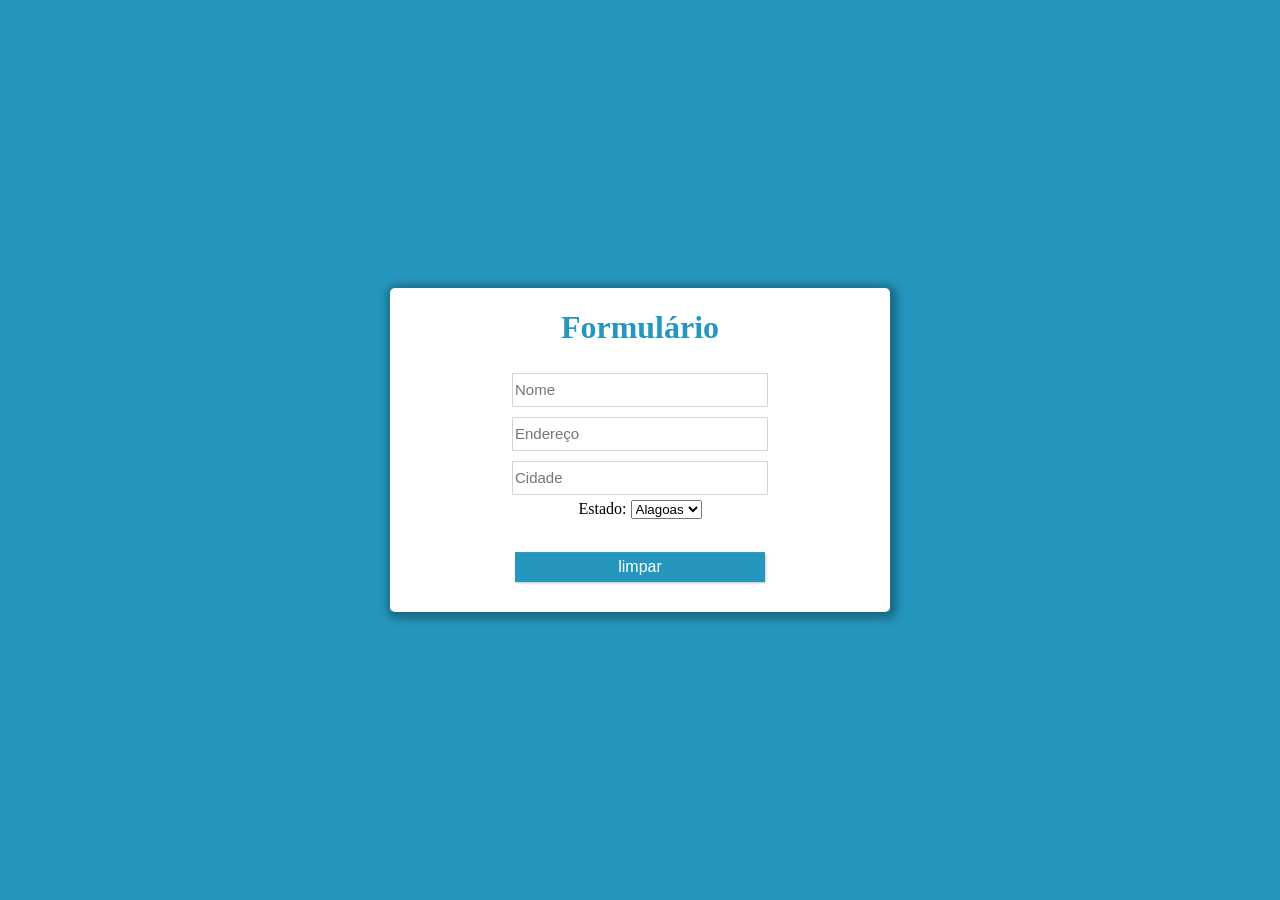
<file: form/teste.html>
<!DOCTYPE html>
<html lang="pt-BR">
<head>
    <meta charset="UTF-8">
    <title>Título da Página</title>
<link rel="stylesheet" href="styles.css">
</head>
<body>
<main>
<h1>Formulário</h1>

<form method="GET">
<input type="text" name="nome" placeholder="Nome" class="lugar"/></label><br>
<input type="text" name="endereco" placeholder="Endereço" class="lugar"/><br>
<input type="text" name="nome" placeholder="Cidade" class="lugar"/><br>

<label>Estado:
<select name="UF">
<option value="Alagoas">Alagoas</option>
<option value="Outros">Outros</option>
</select><br>

<input type="submit" value="mandar" class="button" id="mandar"><br>
<input type="reset" value="limpar" class="button" id="reset">
</form>
</main>
</body>
</html>
</file>
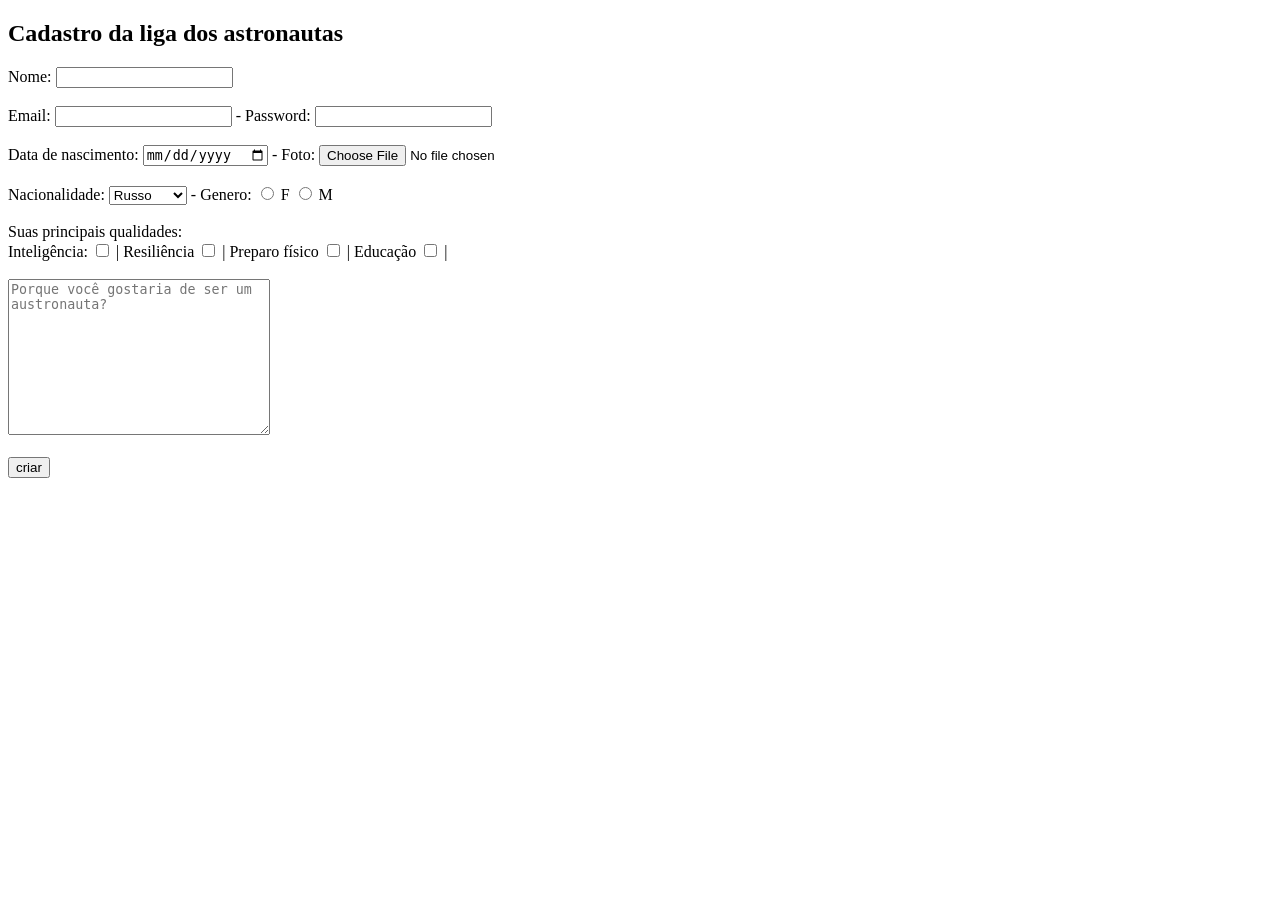
<file: html/form.html>
<!DOCTYPE html>
<html lang="en">
<head>
    <meta charset="UTF-8">
    <meta name="viewport" content="width=device-width, initial-scale=1.0">
    <title>Form</title>
</head>
<body>
    <h2>Cadastro da liga dos astronautas</h2>
    <form action="">
        <div>
            <label for="name">Nome:</label>
            <input type="text" id="name" name="nome">
        </div>
        <br>
        <div>
            <label for="email">Email:</label>
            <input type="email" id="email" name="email">
            <label for="pwd">- Password:</label>
            <input type="password" id="pwd" name="password">
        </div>
        <br>
        <div>
            <label for="bday">Data de nascimento:</label>
            <input type="date" id="bday" name="birthday">
            <label for="pic">- Foto:</label>
            <input type="file" id="pic" name="myfoto">
        </div>
        <br>
        <div>
            <label for="nationality">Nacionalidade:</label>
            <select id="nationality" name="nacionalidade">
                <option value="Russo">Russo</option>
                <option value="Brasileiro">Brasileiro</option>
                <option value="Chines">Chines</option>
            </select>
            - Genero:
            <input type="radio" id="f" name="gender" value="female">
            <label for="f">F</label>
            <input type="radio" id="m" name="gender" value="male">
            <label for="m">M</label>
        </div>
        <br>
        <div>
            Suas principais qualidades:<br>
            <label for="int">Inteligência:</label>
            <input type="checkbox" id="int" name="int"> |
            <label for="resi">Resiliência</label>
            <input type="checkbox" id="resi" name="resi"> |
            <label for="preparo">Preparo físico</label>
            <input type="checkbox" id="preparo" name="preparo"> |
            <label for="edu">Educação</label>
            <input type="checkbox" id="edu" name="edu"> |
        </div>
        <br>
        <div>
            <textarea name="motivo" rows="10" cols="30" placeholder="Porque você gostaria de ser um austronauta?"></textarea>
        </div>
        <br>
        <div>
            <input type="submit" value="criar">
        </div>
    </form>
</body>
</html>
</file>
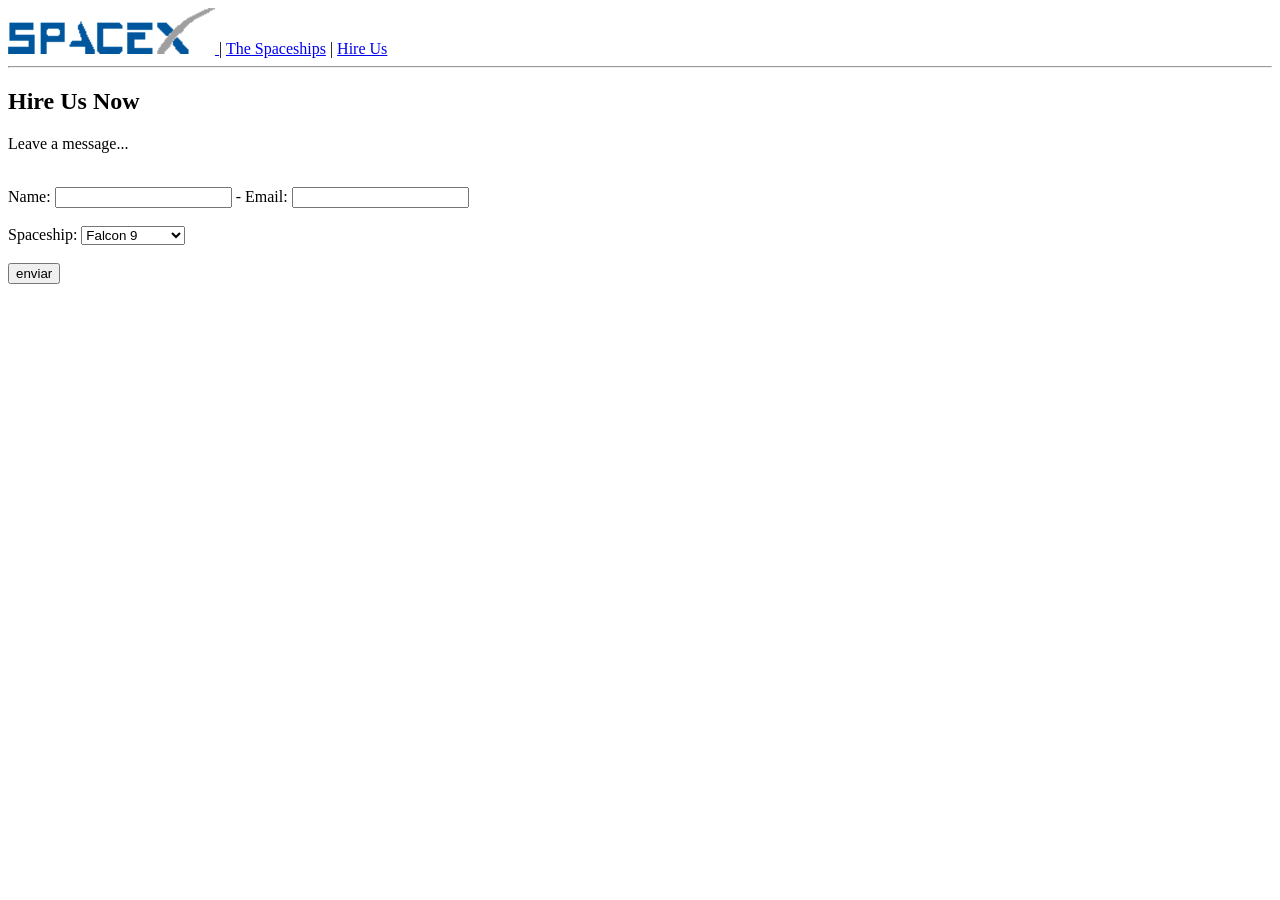
<file: html/SpaceX/hire.html>
<!DOCTYPE html>
<html lang="en">
<head>
    <meta charset="UTF-8">
    <meta name="viewport" content="width=device-width, initial-scale=1.0">
    <title>Document</title>
</head>
<body>
    <header>
        <nav>
            <a href="index.html">
                <img src="img/logo.png">
            </a> |
            <a href="spaceships.html">The Spaceships</a> |
            <a href="hire.html">Hire Us</a> 
        </nav>
        <hr>
    </header>
    <section>
        <h1>Hire Us Now</h1>
        <p>Leave a message...</p>
    </section>
    <br>
    <section>
        <form action="">
            <div>
                <label for="name">Name:</label>
                <input type="text" id="name" name="name"> -
                <label for="email">Email:</label>
                <input type="email" id="email" name="email">
            </div>
            <br>
            <div>
                <label for="spaceship">Spaceship:</label>
                <select id="spaceship" name="spaceship">
                    <option value="falcon_9">Falcon 9</option>
                    <option value="falcon_heavy">Falcon Heavy</option>
                </select>
            </div>
            <br>
            <div>
                <input type="submit" value="enviar">
            </div>
        </form>
    </section>
</body>
</html>
</file>
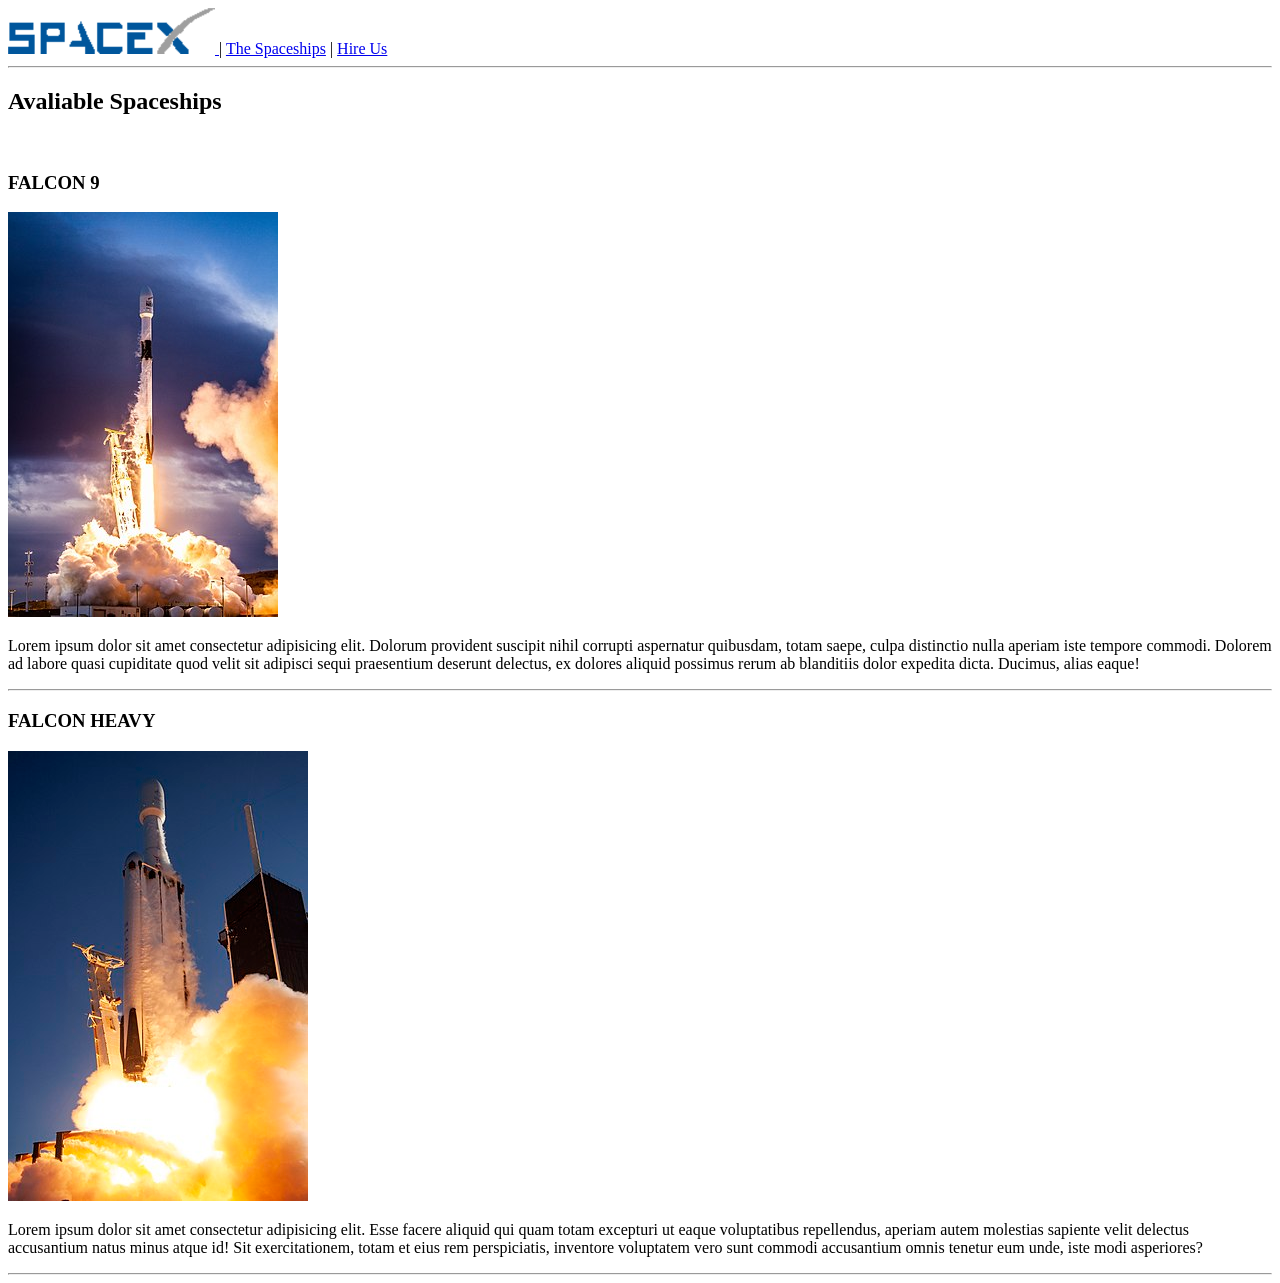
<file: html/SpaceX/spaceships.html>
<!DOCTYPE html>
<html lang="en">
<head>
    <meta charset="UTF-8">
    <meta name="viewport" content="width=device-width, initial-scale=1.0">
    <title>Document</title>
</head>
<body>
    <header>
        <nav>
            <a href="index.html">
                <img src="img/logo.png">
            </a> |
            <a href="spaceships.html">The Spaceships</a> |
            <a href="hire.html">Hire Us</a> 
        </nav>
        <hr>
    </header>
    <section>
        <h1>Avaliable Spaceships</h1>
    </section>
    <br>
    <section>
        <section>
            <h3>FALCON 9</h3>
            <img src="img/falcon_9.jpg" alt="falcon 9 image">
            <p>Lorem ipsum dolor sit amet consectetur adipisicing elit. Dolorum provident suscipit nihil corrupti aspernatur quibusdam, totam saepe, culpa distinctio nulla aperiam iste tempore commodi. Dolorem ad labore quasi cupiditate quod velit sit adipisci sequi praesentium deserunt delectus, ex dolores aliquid possimus rerum ab blanditiis dolor expedita dicta. Ducimus, alias eaque!</p>
        </section>
        <hr>
        <section>
            <h3>FALCON HEAVY</h3>
            <img src="img/falcon_heavy.jpg">
            <p>Lorem ipsum dolor sit amet consectetur adipisicing elit. Esse facere aliquid qui quam totam excepturi ut eaque voluptatibus repellendus, aperiam autem molestias sapiente velit delectus accusantium natus minus atque id! Sit exercitationem, totam et eius rem perspiciatis, inventore voluptatem vero sunt commodi accusantium omnis tenetur eum unde, iste modi asperiores?</p>
        </section>
    </section>
    <hr>
</body>
</html>
</file>
<file: css/Android/style.css>
:root {
    
    --cor0: #C5EBD6;
    --cor1: #83E1AD;
    --cor2: #3DDC84;
    --cor3: #2FA866;
    --cor4: #1a5c37;
    --cor5: #063D1E;

    --fonte-padrao: Arial, Verdana, Helvetica, sans-serif;
    --fonte-destaque: 'Bebas Neue', cursive;
    --fonte-android: 'idroid', cursive;
}

@font-face {
    font-family: "idroid";
    src: url('fontes/idroid.otf') format('opentype'); /* Caminho relativo */
    font-weight: normal;
    font-style: normal;
}

* {
    margin: 0;
    padding: 0;
}

body {
    background-color: var(--cor0);
    font-family: var(--fonte-padrao);
}

header {
    background-image: linear-gradient(var(--cor2), var(--cor5));
    min-height: 130px;
    text-align: center;
    padding-top: 40px;
}

header > h1 {
    color: white;
    font-family: var(--fonte-android);
    font-size: 3em;
    margin-bottom: 20px;
    text-shadow: 2px 2px 0 rgba(0, 0, 0, 0.67);
}

header > p {
    color: white;
    font-family: var(--fonte-padrao);
    font-size: 1.2em;
    text-shadow: 2px 2px 0 rgba(0, 0, 0, 0.37);
}

nav {
    background-color: var(--cor5);
    padding: 10px;  
}

nav a {
    color: white;
    padding: 10px;
    border-radius: 8px;
    text-decoration: none;
}

nav a:hover {
    background-color: var(--cor2);
    color: var(--cor5);
}

main {
    min-width: 280px;
    max-width: 1000px;
    margin: auto;
    margin-bottom: 30px;
    padding: 20px;
    background-color: white;
    box-shadow: 0 0 10px rgb(59, 59, 59);
    border-radius: 0 0 15px 15px;
}

main h1 {
    color: var(--cor4);
    font-family: var(--fonte-android);
    
}

main h2 {
    font-family: var(--fonte-android);
    color: var(--cor4);
    background-image: linear-gradient(to right, var(--cor1), transparent);
    text-indent: 8px;
}

main p {
    margin: 15px 0; 
    text-align: justify;
    text-indent: 15px;
    line-height: 2em;
}

main strong {
    color: var(--cor5);
    font-weight: bold;
    padding: 2px 5px;
}

main a {
    text-decoration: none;
    font-weight: bold;
    color: var(--cor5);
    padding: 2px 5px;
    background-color: var(--cor1);
}

main a:hover {
    text-decoration: underline;
    color: var(--cor4);
}

main img {
    width: 100%;
}

main img.pequena {
    max-width: 350px;
    display: block;
    margin: auto;
}

div.video {
    background-color: var(--cor5);
    margin: 0 -20px 30px -20px;
    padding: 30px;
    padding-bottom: 56%;

    position: relative;
}

div.video > iframe {
    position: absolute;
    top: 5%;
    left: 5%;
    width: 90%;
    height: 90%;
}

aside {
    background-color: var(--cor1);
    padding: 10px;
    border-radius: 10px;
    box-shadow: 3px 3px 8px rgba(0, 0, 0, 0.336);
}

aside > h3 {
    background-color: var(--cor4);
    color: white;
    padding: 10px;
    margin: -10px -10px 0 -10px;
    border-radius: 10px 10px 0 0;
}

aside ul {
    list-style-type: '\2714\00A0\00A0';
    list-style-position: inside;
    columns: 2;
}

footer {
    background-color: var(--cor5);
    color: white;
    text-align: center;
    padding: 5px;
}

footer a {
    color: var(--cor1);
    text-decoration: none;
}

footer a:hover {
    text-decoration: underline;
}
</file>
<file: css/blog/style.css>
body {
    margin: 0px;
}

h1 {
    font-family: 'Montserrat', sans-serif;
}

.post-container {
    width: 70%;
    margin: 0px auto 0px auto;
    background-color: #fffafa;
}

.post-container .date {
    font-family: 'Roboto', sans-serif;
    color: #008080;
}

.post-container .post-content {
    width: 90%;
    font-family: "Open Sans", sans-serif;
    font-weight: normal;
}

.post-container .post {
    margin-bottom: 50px;
    padding-top: 20px;
    padding-left: 50px;
}
</file>
<file: css/Projeto-cordel/styles.css>
:root {
--font1: Verdana, Geneva, Tahoma, sans-serif;
--font2: 'Passion One', cursive;
--font3: 'Sriracha', serif;
}

* {
margin: 0;
padding: 0;
font-size: 1em;
}

body {
font-family: var(--font1);
}

header {
background-color: black;
color: white;
text-align: center;
}

header h1 {
font-family: var(--font2);
font-size: 10vw;
font-variant: small-caps;

padding-top: 50px;
}

header p {
padding-bottom: 50px;
}

section {
font-family: var(--font3);
font-size: 3.5vw;
line-height: 2em;
padding: 10vh 30px;
}

section.image p {
color: white;
text-shadow: 1px 1px 4px #000000;
padding: 5px;
background-color: rgba(0, 0, 0, 0.51);
display: inline-block;
}

section#img1 {
background-image: url('imagens/background001.jpg');

background-attachment: fixed;
background-position: right center;
background-repeat: no-repeat;
background-size: cover;
}

section#img2 {
background-image: url('imagens/background002.jpg');

background-attachment: fixed;
background-position: right center;
background-repeat: no-repeat;
background-size: cover;
}

footer {
background-color: black;
color: white;
text-align: center;
padding: 10px;
}

a {
text-decoration: none;
color: white;
font-weight: bolder;
}

a:hover {
text-decoration: underline;
}
</file>
<file: css/recipe page/style.css>
body {
    background-color: hsl(30, 54%, 90%);
    padding: 100px 0px;
    margin: 0;
    font-family: 'Outfit', sans-serif;
    line-height: 1.8;
}

main {
    width: 100%;
    max-width: 650px;
    min-width: 320px;
    box-sizing: border-box;
    margin: 0 auto;
    border-radius: 25px;
    padding: 45px;
    background-color: hsl(0, 0%, 100%);
}

#omelette-img {
    border-radius: 15px;
    width: 100%;
    height: auto;
}
 
h1 {
    font-family: 'Young Serif', serif;
    font-weight: 400;
}

h2 {
    font-family: 'Young Serif', serif;
    font-weight: 400;
    color: hsl(14, 45%, 36%);
}

.info-box { 
    background-color: hsl(330, 100%, 98%);
    padding: 20px;
    border-radius: 15px;
    margin-top: 30px;
}

.info-box h3 {
    color: hsl(332, 51%, 32%);
    margin: 0 0 0 10px;
}

.info-box #preparation {
    margin: 0;
}


li::marker {
    color: hsl(14, 45%, 36%);
    font-weight: bold;
}

li {
    padding-left: 10px;
}

ul.content-list, ol.content-list {
    padding-left: 25px;
    margin-top: 0;
}

table {
    width: 100%;
}

tr :nth-child(even){
    color: hsl(14, 45%, 36%);
    font-weight: 700;
    border-bottom: black;
}

tr :nth-child(odd){
    color: hsl(30, 10%, 34%);
    font-weight: 400;
}

td {
    padding: 10px;
}
</file>
<file: css/social-links-profile-main/styles.css>
* {
  margin: 0;
  padding: 0;
  box-sizing: border-box;
}

@font-face {
    font-family: "Inter";
    src: url('assets/fonts/Inter-VariableFont.ttf') format('truetype');
    font-weight: 100 900;
    font-style: normal;
}

body {
  background-color: hsl(0, 0%, 8%);
  color: white;
  font-family: sans-serif;
  text-align: center;
  min-height: 100vh;
  align-content: center;
}

main {
  background-color: hsl(0, 0%, 12%);
  font-family: "Inter", sans-serif;
  padding: 50px 20px;
  width: 100%;
  min-width: 280px;
  max-width: 500px;
  border-radius: 20px;
  margin-right: auto;
  margin-left: auto;
}

header {
  padding: 20px;
}

header p {
  color: hsl(75, 94%, 57%);
  margin-top: 15px;
}

article {
  margin: 10px 50px;
}

article p {
  margin-bottom: 20px;
  font-weight: 400;
}

div.button-box {
  margin-top: 40px;
  margin-left: 50px;
  margin-right: 50px;
}

a {
  text-decoration: none;
  color: white;
}

.button {
  background-color: hsl(0, 0%, 20%);
  display: block;
  margin: 15px 0;
  padding: 20px 0;
  border-radius: 10px;

  font-weight: 700;
}

.button-box {
  margin-top: 40px;
  margin-left: 50px;
  margin-right: 50px;
}

.button-box li {
  list-style-type: none;
}

.button:hover {
  background-color: hsla(75, 94%, 57%, 0.877);
  color: hsl(0, 0%, 20%);
}

img {
  border-radius: 100%;
}
</file>
<file: css/Treinamento para astronautas/style.css>
body{
    background-color: #2c3e50;
}

h1 {
    color: white;
}

h3{
    color: #f1c40f;
}

li {
    color: white;
}

h2{
    background-color: #f1c40f;
    border: 2px solid;
}

#astronomy-class{
    color: #e74c3c;
}
</file>
<file: css/web/style.css>
:root {
    --cor1: #063D1E;
    --cor2: #2FA866;
    --cor3: #3DDC84;
    --cor4: #83E1AD;    
    --cor5: #C5EBD6;
}

@font-face {
    font-family: "idroid";
    src: url('fontes/idroid.otf') format('opentype'); /* Caminho relativo */
    font-weight: normal;
    font-style: normal;
}

body {
    font-family: Arial, Heveltica, sans-serif;
    margin: 0;
    background-color: var(--cor4);
}

.titulo {
    color: white;
    font-family: Bebas Neue, cursive;
    text-align: center;
}

header > p {
    text-align: center;
    color: white;
}

h1 {
    font-family: 'idroid';
}

header {
    background-image: linear-gradient(var(--cor3), var(--cor1));
    width: auto;
    height: auto;
    padding: 10px;
} 

a {
    font-weight: bold;
    color: white;
    text-decoration: none;
    margin-right: 5px;
}

nav > p {
    margin-bottom: 0;
}

main {
    background-color: white;
    width: 900px;
    height: auto;
    margin-left: auto;
    margin-right: auto;
    padding: 20px;
    border-radius: 0 0 20px 20px;
}

main h1 {
    margin-top: 0;
}

.centralizar {
    display: block;
    margin-left: auto;
    margin-right: auto;
}

.video {
    background-color: var(--cor1);
    margin: auto;
    padding: 20px 0;
}

.caixa {
    background-color: var(--cor3);
    color: white;
    margin: 0;
    border-radius: 20px 20px 0 0;
}

.caixa h3, .caixa2 p {
    margin: 0;
    padding: 10px;
}

.caixa2 {
    background-color: var(--cor5);
    margin: 0;
    border-radius: 0 0 20px 20px;
    
}

.caixa2 ul {
    list-style: inside "\2714\00A0\00A0";
    columns: 2;
}

aside {
    margin-top: 10px;
}

footer {
    background-color: var(--cor1);
    color: white;
    padding: 5px;
    text-align: center;
}
</file>
<file: form/styles.css>
body{
background-color: #2596be;
}

main{
padding-bottom: 30px;
background-color: white;
width: 500px;
border-radius: 5px;
text-align: center;
position: absolute;
top:50%;
left:50%;
transform: translate(-50%, -50%);
box-shadow: 2px 2px 8px 5px rgba(0, 0, 0, 0.3);
}

input#mandar {
display: none;
}

h1 {
color: #2596be;
}

input[type="text"]{
font-size: 15px;
border: solid 1px #d3d3d3;
margin: 5px;
width: 50%;
height: 30px;
}

.button{
background-color: #2596be;
color: white;
font-size: medium;

margin-top: 15px;
border: none;
width: 50%;
height: 30px;

box-shadow: 0.5px 0.5px 3px rgba(0, 0, 0, 0.3);
}

.button:hover{
cursor: pointer;
text-decoration:underline;
}

.lugar:active + input#mandar {
display: inline-block;
}
</file>
